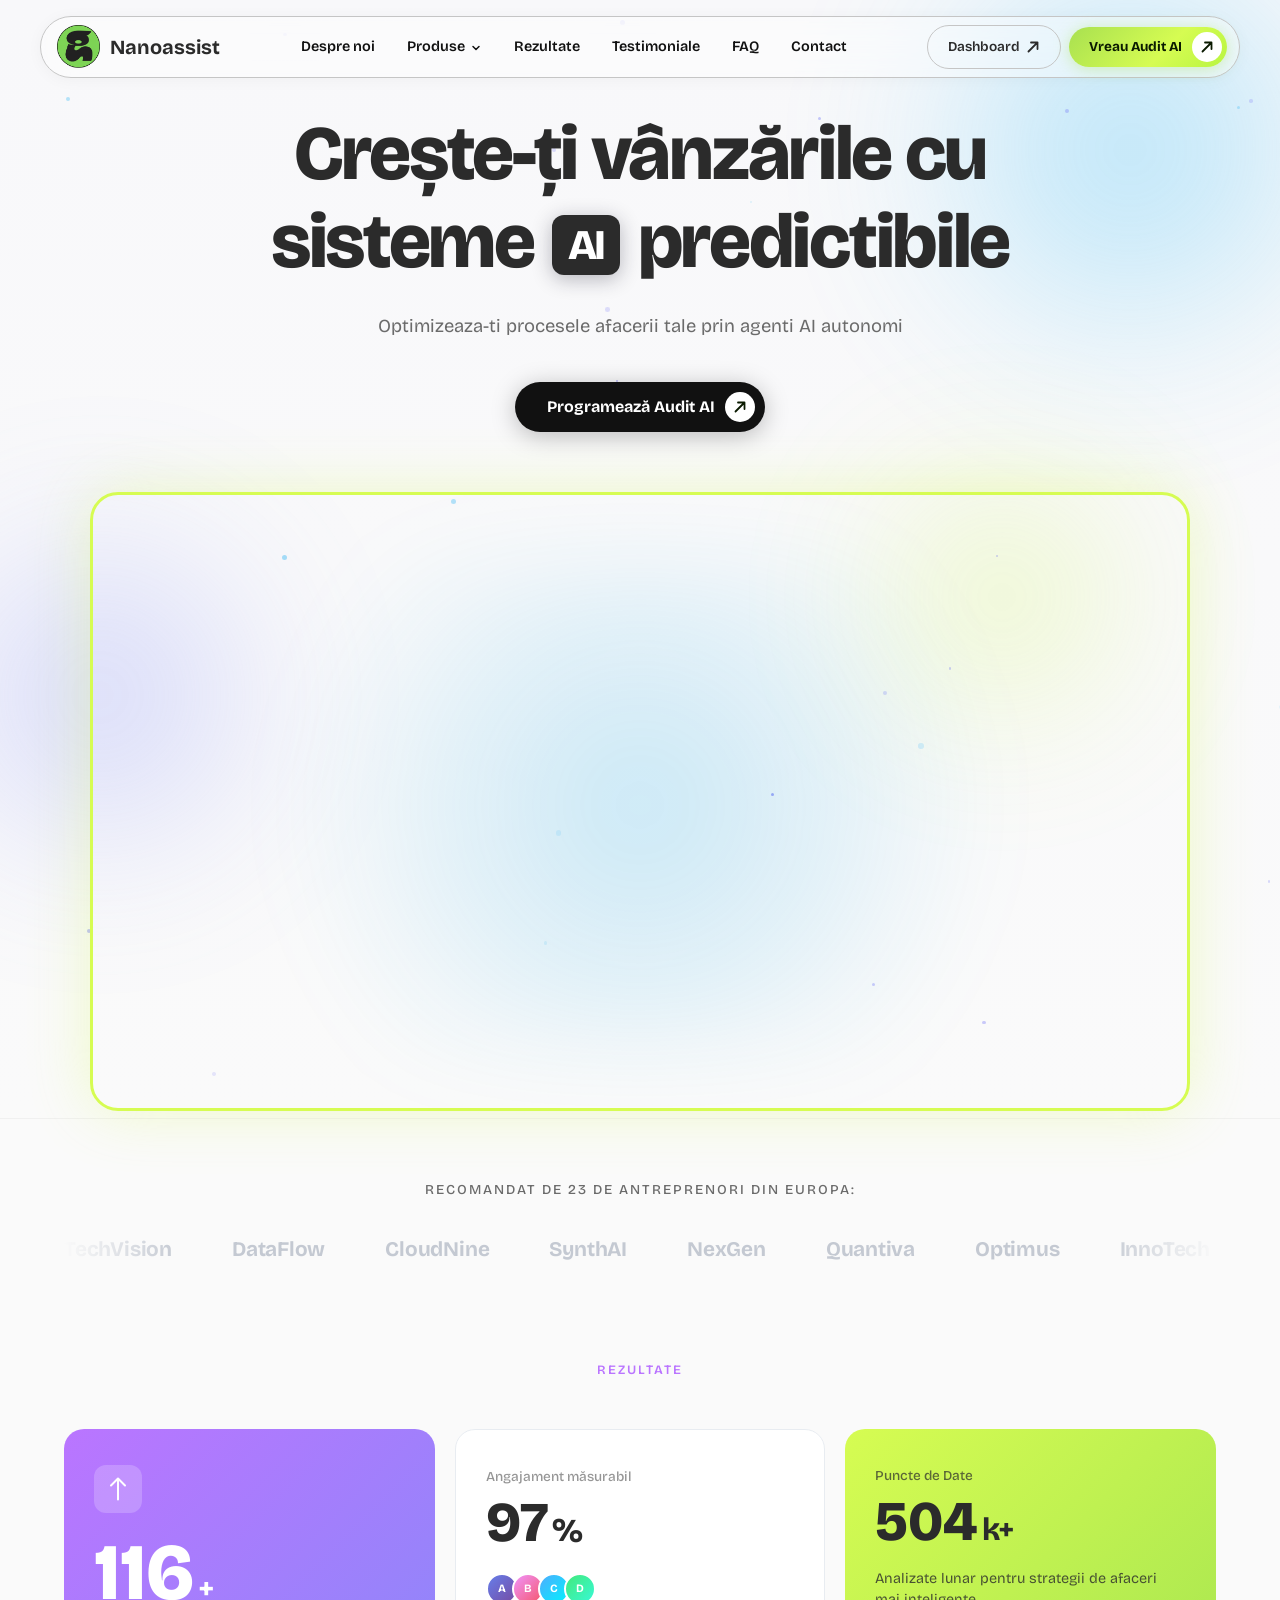
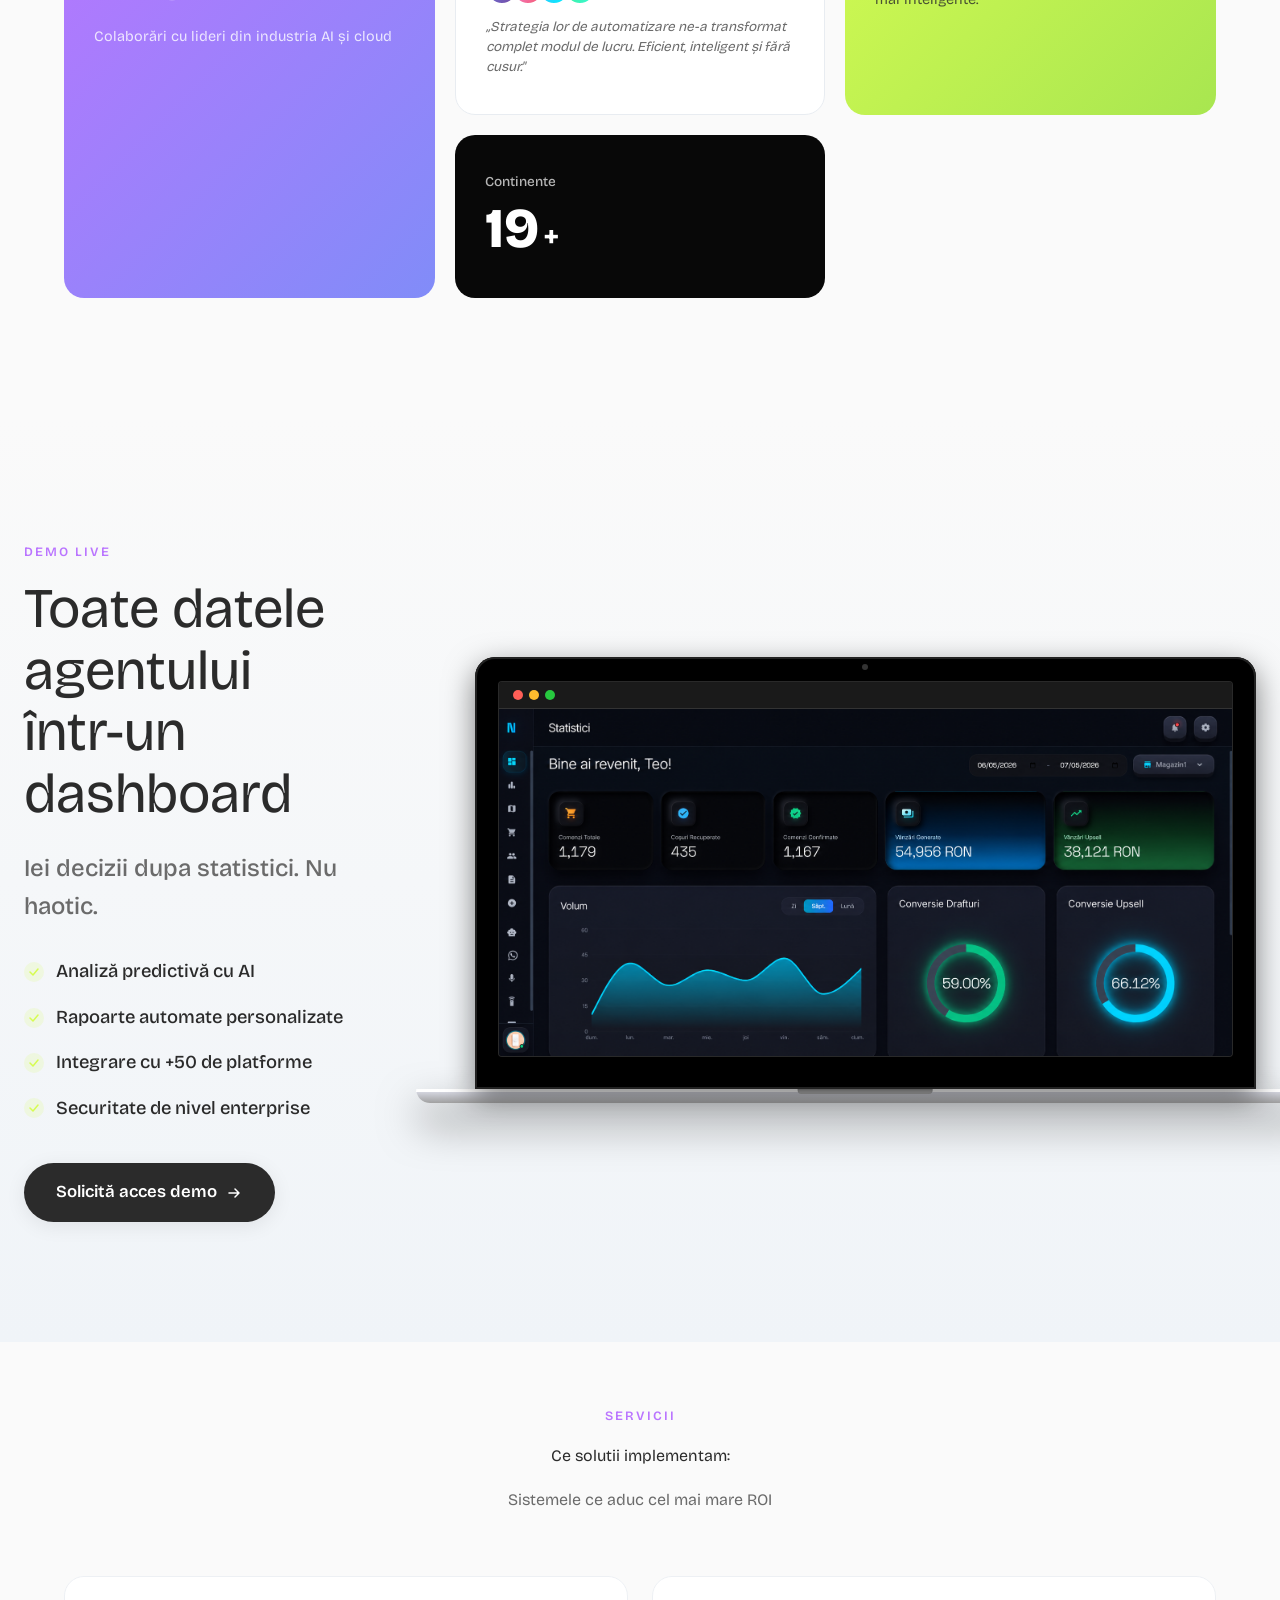
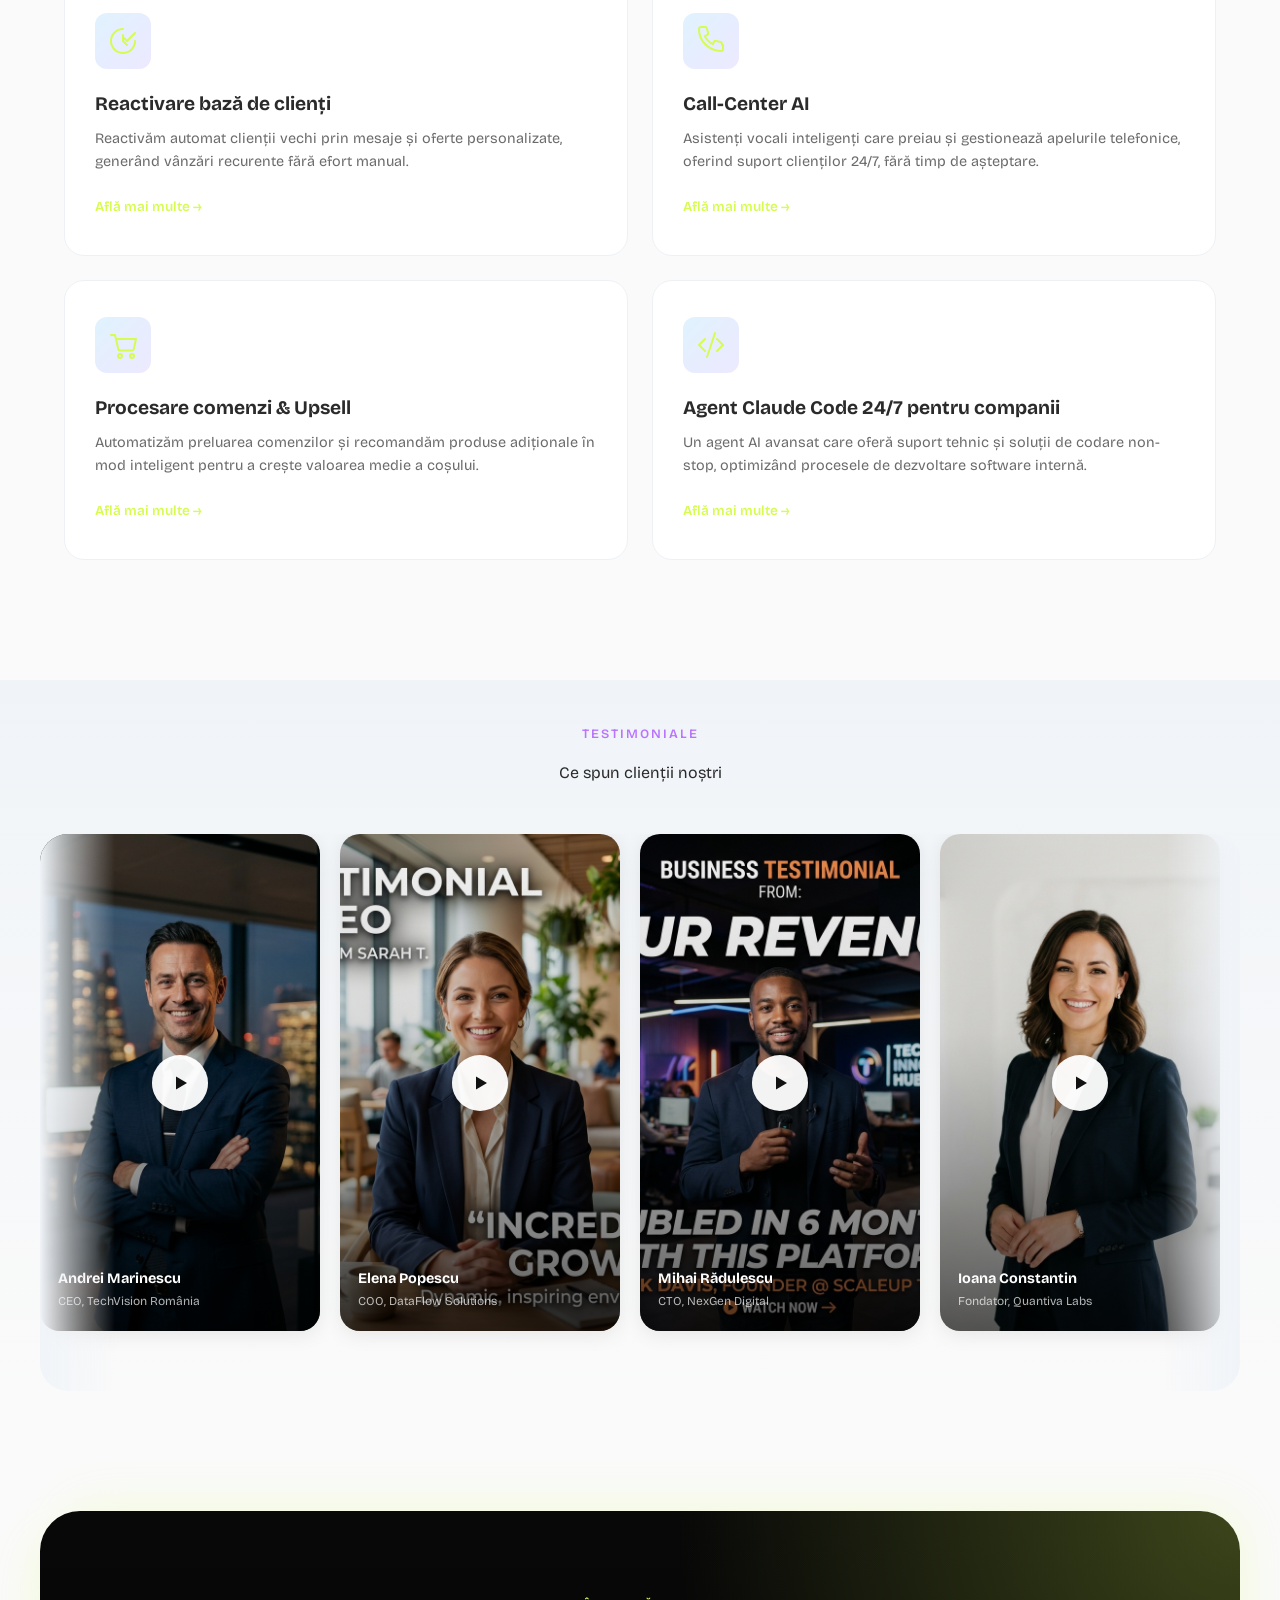
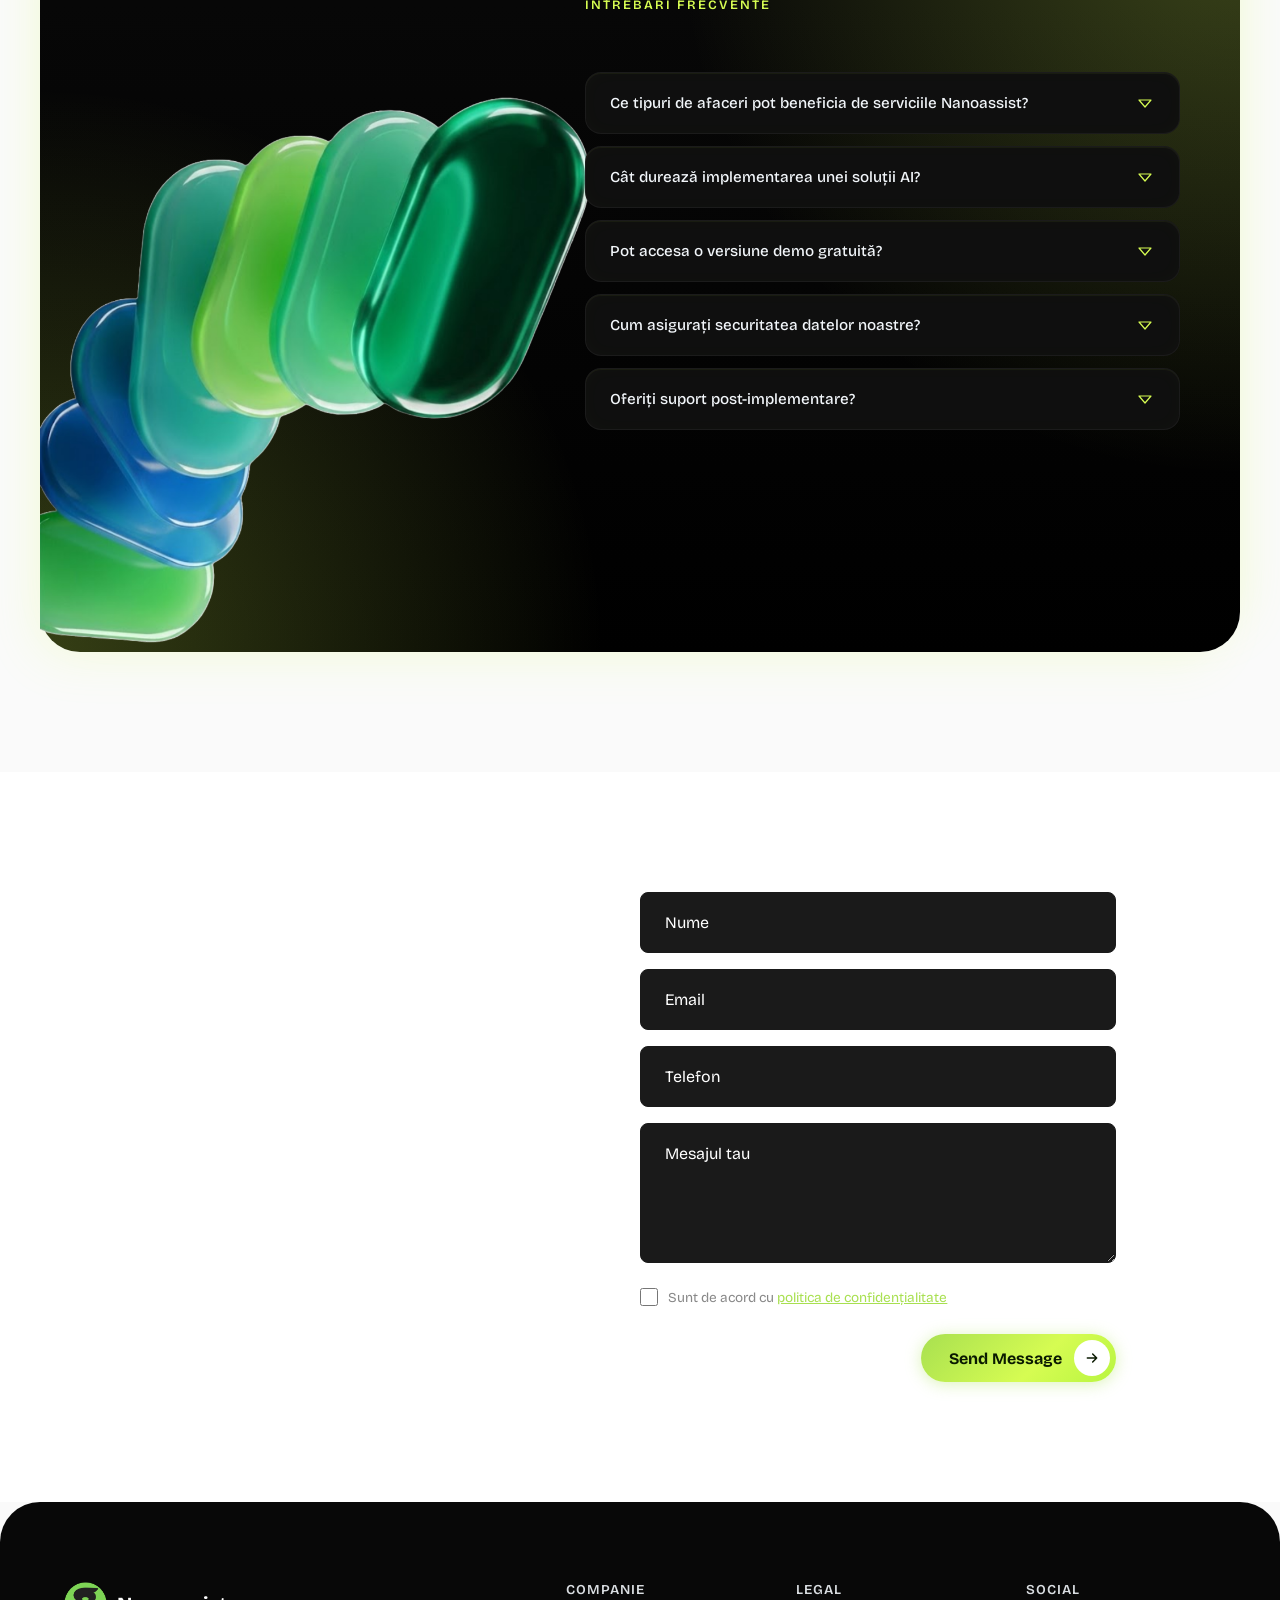
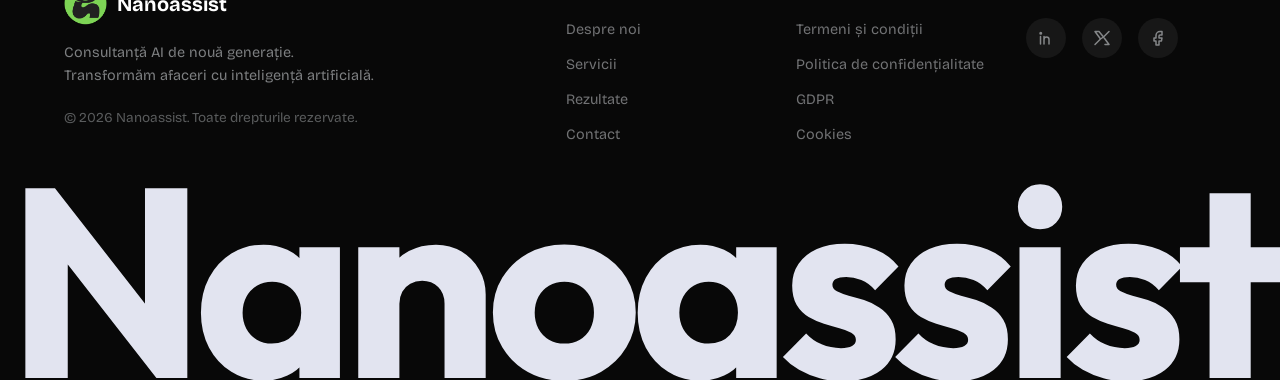
<file: index.html>
<!DOCTYPE html>
<html lang="ro">
<head>
    <meta charset="UTF-8">
    <meta name="viewport" content="width=device-width, initial-scale=1.0">
    <meta name="description" content="Nanoassist — Consultanță AI de top pentru afacerea ta. Automatizare inteligentă, analiză avansată și soluții personalizate bazate pe inteligență artificială.">
    <meta name="keywords" content="consultanță AI, inteligență artificială, automatizare, Nanoassist, România, soluții AI">
    <title>Nanoassist — Consultanță AI pentru Afaceri</title>

    <!-- Google Fonts -->
    <link rel="preconnect" href="https://fonts.googleapis.com">
    <link rel="preconnect" href="https://fonts.gstatic.com" crossorigin>
    <link href="https://fonts.googleapis.com/css2?family=Bricolage+Grotesque:wght@400;500;600;700;800&family=Inter:wght@300;400;500;600;700;800;900&family=Outfit:wght@300;400;500;600;700;800;900&display=swap" rel="stylesheet">

    <link rel="stylesheet" href="styles.css">
    
    <!-- Preload critical large image -->
    <link rel="preload" href="assets/images/lego2.png" as="image">
</head>
<body>
    <!-- ============ HEADER ============ -->
    <header class="header" id="header">
        <div class="header__pill">
            <a href="#" class="header__logo" id="logo">
                <img src="assets/images/logo2.png" alt="Nanoassist Logo" class="header-logo-img">
                <span class="logo-text">Nanoassist</span>
            </a>

            <nav class="header__nav" id="nav">
                <a href="#despre" class="nav-link">Despre noi</a>
                <div class="nav-item-dropdown">
                    <a href="#servicii" class="nav-link">Produse <svg width="12" height="12" viewBox="0 0 12 12" fill="none" style="margin-left: 2px; vertical-align: middle; transition: transform 0.2s;"><path d="M3 4.5L6 7.5L9 4.5" stroke="currentColor" stroke-width="1.5" stroke-linecap="round" stroke-linejoin="round"/></svg></a>
                    <div class="dropdown-menu">
                        <a href="#ecommerce">Ecommerce</a>
                        <a href="#call-center">Call-Center</a>
                        <a href="#prospectare">Prospectare B2B</a>
                        <a href="#reactivare">Reactivare Baza Clienti</a>
                    </div>
                </div>
                <a href="#rezultate" class="nav-link">Rezultate</a>
                <a href="#testimoniale" class="nav-link">Testimoniale</a>
                <a href="#faq" class="nav-link">FAQ</a>
                <a href="#contact" class="nav-link">Contact</a>
            </nav>

            <div class="header__actions">
                <a href="https://comenzi.voisero.info" class="header__cta header__cta--secondary" id="cta-dashboard" target="_blank" rel="noopener noreferrer">
                    <span>Dashboard</span>
                    <svg width="14" height="14" viewBox="0 0 14 14" fill="none">
                        <path d="M2.5 11.5L11.5 2.5M11.5 2.5H5M11.5 2.5V9" stroke="currentColor" stroke-width="1.8" stroke-linecap="round" stroke-linejoin="round"/>
                    </svg>
                </a>
                <a href="#contact" class="header__cta header__cta--audit" id="cta-audit">
                    <span>Vreau Audit AI</span>
                    <span class="audit-btn__circle">
                        <svg width="14" height="14" viewBox="0 0 14 14" fill="none">
                            <path d="M2.5 11.5L11.5 2.5M11.5 2.5H5M11.5 2.5V9" stroke="currentColor" stroke-width="1.8" stroke-linecap="round" stroke-linejoin="round"/>
                        </svg>
                    </span>
                </a>
            </div>

            <button class="header__hamburger" id="hamburger" aria-label="Deschide meniul">
                <span></span>
                <span></span>
                <span></span>
            </button>
        </div>
    </header>

    <!-- Mobile Nav Overlay -->
    <div class="mobile-nav" id="mobile-nav">
        <a href="#despre" class="mobile-nav__link">Despre noi</a>
        <a href="#servicii" class="mobile-nav__link">Servicii</a>
        <a href="#rezultate" class="mobile-nav__link">Rezultate</a>
        <a href="#testimoniale" class="mobile-nav__link">Testimoniale</a>
        <a href="#faq" class="mobile-nav__link">FAQ</a>
        <a href="#contact" class="mobile-nav__link">Contact</a>
        <a href="#" class="mobile-nav__cta">Accesează Dashboard →</a>
    </div>

    <!-- ============ HERO ============ -->
    <section class="hero" id="hero">
        <div class="hero__bg">
            <div class="hero__shape hero__shape--1"></div>
            <div class="hero__shape hero__shape--2"></div>
            <div class="hero__shape hero__shape--3"></div>
            <div class="hero__particles" id="particles"></div>
        </div>

        <div class="hero__container">

            <h1 class="hero__title">
                Crește-ți vânzările cu sisteme <span class="hero__title-ai"><span class="ai-icon">AI</span></span> predictibile
            </h1>

            <p class="hero__subtitle">
                Optimizeaza-ti procesele afacerii tale prin agenti AI autonomi
            </p>

            <div class="hero__actions">
                <a href="#contact" class="btn btn--hero-audit" id="cta-start">
                    <span>Programează Audit AI</span>
                    <span class="audit-btn__circle audit-btn__circle--dark">
                        <svg width="14" height="14" viewBox="0 0 14 14" fill="none">
                            <path d="M2.5 11.5L11.5 2.5M11.5 2.5H5M11.5 2.5V9" stroke="currentColor" stroke-width="1.8" stroke-linecap="round" stroke-linejoin="round"/>
                        </svg>
                    </span>
                </a>
            </div>

        </div>

        <div class="hero__dashboard-preview">
            <div class="dashboard-glow"></div>
                        <iframe src="https://www.youtube.com/embed/8zaC7YM-LNY" title="YouTube video player" frameborder="0" allow="accelerometer; autoplay; clipboard-write; encrypted-media; gyroscope; picture-in-picture" allowfullscreen referrerpolicy="strict-origin-when-cross-origin" class="dashboard-img"></iframe>
        </div>
    </section>

    <!-- ============ CLIENTS ============ -->
    <section class="clients" id="clienti">
        <div class="clients__container">
            <p class="clients__label">Recomandat de 23 de antreprenori din Europa:</p>
            <div class="clients__track-wrapper">
                <div class="clients__track">
                    <div class="client-logo">TechVision</div>
                    <div class="client-logo">DataFlow</div>
                    <div class="client-logo">CloudNine</div>
                    <div class="client-logo">SynthAI</div>
                    <div class="client-logo">NexGen</div>
                    <div class="client-logo">Quantiva</div>
                    <div class="client-logo">Optimus</div>
                    <div class="client-logo">InnoTech</div>
                    <!-- Duplicate for seamless scroll -->
                    <div class="client-logo">TechVision</div>
                    <div class="client-logo">DataFlow</div>
                    <div class="client-logo">CloudNine</div>
                    <div class="client-logo">SynthAI</div>
                    <div class="client-logo">NexGen</div>
                    <div class="client-logo">Quantiva</div>
                    <div class="client-logo">Optimus</div>
                    <div class="client-logo">InnoTech</div>
                </div>
            </div>
        </div>
    </section>

    <!-- ============ STATS / RESULTS ============ -->
    <section class="stats" id="rezultate">
        <div class="stats__container">
            <div class="stats__header">
                <span class="section-tag">Rezultate</span>
            </div>

            <div class="stats__grid">
                <div class="stat-card stat-card--featured" id="stat-featured">
                    <div class="stat-card__icon">
                        <svg width="28" height="28" viewBox="0 0 28 28" fill="none">
                            <path d="M14 3.5V24.5M14 3.5L7 10.5M14 3.5L21 10.5" stroke="currentColor" stroke-width="2" stroke-linecap="round" stroke-linejoin="round"/>
                        </svg>
                    </div>
                    <div class="stat-card__number" data-target="120">0</div>
                    <div class="stat-card__suffix">+</div>
                    <p class="stat-card__desc">Colaborări cu lideri din industria AI și cloud</p>
                </div>

                <div class="stat-card stat-card--light" id="stat-commitment">
                    <span class="stat-card__label">Angajament măsurabil</span>
                    <div class="stat-card__number" data-target="100">0</div>
                    <div class="stat-card__suffix">%</div>
                    <div class="stat-card__avatars">
                        <div class="avatar" style="background: linear-gradient(135deg, #667eea, #764ba2);">A</div>
                        <div class="avatar" style="background: linear-gradient(135deg, #f093fb, #f5576c);">B</div>
                        <div class="avatar" style="background: linear-gradient(135deg, #4facfe, #00f2fe);">C</div>
                        <div class="avatar" style="background: linear-gradient(135deg, #43e97b, #38f9d7);">D</div>
                    </div>
                    <blockquote class="stat-card__quote">
                        „Strategia lor de automatizare ne-a transformat complet modul de lucru. Eficient, inteligent și fără cusur."
                    </blockquote>
                </div>

                <div class="stat-card stat-card--accent" id="stat-datapoints">
                    <span class="stat-card__label">Puncte de Date</span>
                    <div class="stat-card__number" data-target="520">0</div>
                    <div class="stat-card__suffix">k+</div>
                    <p class="stat-card__desc">Analizate lunar pentru strategii de afaceri mai inteligente.</p>
                </div>

                <div class="stat-card stat-card--dark" id="stat-continents">
                    <span class="stat-card__label">Continente</span>
                    <div class="stat-card__number" data-target="20">0</div>
                    <div class="stat-card__suffix">+</div>
                </div>
            </div>
        </div>
    </section>

    <!-- ============ DASHBOARD DEMO ============ -->
    <section class="demo" id="demo">
        <div class="demo__container">
            <div class="demo__text">
                <span class="section-tag">Demo Live</span>
                <h2 class="section-title">Toate datele agentului<br>într-un dashboard</h2>
                <p class="demo__description">
                    Iei decizii dupa statistici. Nu haotic.
                </p>
                <ul class="demo__features">
                    <li>
                        <svg width="20" height="20" viewBox="0 0 20 20" fill="none"><circle cx="10" cy="10" r="10" fill="currentColor" opacity="0.15"/><path d="M6 10L9 13L14 7" stroke="currentColor" stroke-width="1.5" stroke-linecap="round" stroke-linejoin="round"/></svg>
                        Analiză predictivă cu AI
                    </li>
                    <li>
                        <svg width="20" height="20" viewBox="0 0 20 20" fill="none"><circle cx="10" cy="10" r="10" fill="currentColor" opacity="0.15"/><path d="M6 10L9 13L14 7" stroke="currentColor" stroke-width="1.5" stroke-linecap="round" stroke-linejoin="round"/></svg>
                        Rapoarte automate personalizate
                    </li>
                    <li>
                        <svg width="20" height="20" viewBox="0 0 20 20" fill="none"><circle cx="10" cy="10" r="10" fill="currentColor" opacity="0.15"/><path d="M6 10L9 13L14 7" stroke="currentColor" stroke-width="1.5" stroke-linecap="round" stroke-linejoin="round"/></svg>
                        Integrare cu +50 de platforme
                    </li>
                    <li>
                        <svg width="20" height="20" viewBox="0 0 20 20" fill="none"><circle cx="10" cy="10" r="10" fill="currentColor" opacity="0.15"/><path d="M6 10L9 13L14 7" stroke="currentColor" stroke-width="1.5" stroke-linecap="round" stroke-linejoin="round"/></svg>
                        Securitate de nivel enterprise
                    </li>
                </ul>
                <a href="#contact" class="btn btn--primary" id="cta-demo-request">
                    Solicită acces demo
                    <svg width="18" height="18" viewBox="0 0 18 18" fill="none">
                        <path d="M4 9H14M14 9L10 5M14 9L10 13" stroke="currentColor" stroke-width="1.5" stroke-linecap="round" stroke-linejoin="round"/>
                    </svg>
                </a>
            </div>
            <div class="demo__visual">
                <div class="macbook">
                    <div class="macbook__screen">
                        <div class="macbook__camera"></div>
                        <div class="demo__screen">
                            <div class="screen-dots">
                                <span></span><span></span><span></span>
                            </div>
                            <img src="assets/images/dash1.png" alt="Dashboard Demo Nanoassist" loading="lazy">
                        </div>
                    </div>
                    <div class="macbook__base">
                        <div class="macbook__base-notch"></div>
                    </div>
                </div>
            </div>
        </div>
    </section>

    <!-- ============ SERVICES ============ -->
    <section class="services" id="servicii">
        <div class="services__container">
            <div class="services__header">
                <span class="section-tag">Servicii</span>
                <h2 class="section-title">Ce solutii implementam:</h2>
                <p class="section-subtitle">Sistemele ce aduc cel mai mare ROI</p>
            </div>

            <div class="services__grid">
                <div class="service-card" id="service-reactivare">
                    <div class="service-card__icon">
                        <svg width="32" height="32" viewBox="0 0 32 32" fill="none">
                            <path d="M16 4C9.373 4 4 9.373 4 16C4 22.627 9.373 28 16 28C22.627 28 28 22.627 28 16" stroke="currentColor" stroke-width="2" stroke-linecap="round"/>
                            <path d="M16 10V16L20 20" stroke="currentColor" stroke-width="2" stroke-linecap="round"/>
                            <path d="M28 8L20 16L16 12" stroke="currentColor" stroke-width="2" stroke-linecap="round" stroke-linejoin="round"/>
                        </svg>
                    </div>
                    <h3 class="service-card__title">Reactivare bază de clienți</h3>
                    <p class="service-card__desc">Reactivăm automat clienții vechi prin mesaje și oferte personalizate, generând vânzări recurente fără efort manual.</p>
                    <a href="#contact" class="service-card__link">Află mai multe →</a>
                </div>

                <div class="service-card" id="service-callcenter">
                    <div class="service-card__icon">
                        <svg width="32" height="32" viewBox="0 0 32 32" fill="none">
                            <path d="M28 20V24C28 25.1046 27.1046 26 26 26C13.8497 26 4 16.1503 4 4C4 2.89543 4.89543 2 6 2H10C10.897 2 11.6917 2.58525 11.9213 3.45686L13.149 8.12028C13.3323 8.8166 12.9863 9.54924 12.3392 9.87284L9.80026 11.1423C11.523 14.6548 14.3452 17.477 17.8577 19.1997L19.1272 16.6608C19.4508 16.0137 20.1834 15.6677 20.8797 15.851L25.5431 17.0787C26.4148 17.3083 27 18.103 27 19V20H28Z" stroke="currentColor" stroke-width="2" stroke-linecap="round" stroke-linejoin="round"/>
                        </svg>
                    </div>
                    <h3 class="service-card__title">Call-Center AI</h3>
                    <p class="service-card__desc">Asistenți vocali inteligenți care preiau și gestionează apelurile telefonice, oferind suport clienților 24/7, fără timp de așteptare.</p>
                    <a href="#contact" class="service-card__link">Află mai multe →</a>
                </div>

                <div class="service-card" id="service-comenzi">
                    <div class="service-card__icon">
                        <svg width="32" height="32" viewBox="0 0 32 32" fill="none">
                            <path d="M4 6H8L11.4 20.2C11.6 21 12.3 21.6 13.1 21.6H25C25.8 21.6 26.5 21.1 26.7 20.3L29 10H9.5" stroke="currentColor" stroke-width="2" stroke-linecap="round" stroke-linejoin="round"/>
                            <circle cx="13" cy="27" r="2" stroke="currentColor" stroke-width="2"/>
                            <circle cx="25" cy="27" r="2" stroke="currentColor" stroke-width="2"/>
                        </svg>
                    </div>
                    <h3 class="service-card__title">Procesare comenzi & Upsell</h3>
                    <p class="service-card__desc">Automatizăm preluarea comenzilor și recomandăm produse adiționale în mod inteligent pentru a crește valoarea medie a coșului.</p>
                    <a href="#contact" class="service-card__link">Află mai multe →</a>
                </div>

                <div class="service-card" id="service-claude">
                    <div class="service-card__icon">
                        <svg width="32" height="32" viewBox="0 0 32 32" fill="none">
                            <path d="M10 22L4 16L10 10M22 22L28 16L22 10" stroke="currentColor" stroke-width="2" stroke-linecap="round" stroke-linejoin="round"/>
                            <path d="M20 4L12 28" stroke="currentColor" stroke-width="2" stroke-linecap="round"/>
                        </svg>
                    </div>
                    <h3 class="service-card__title">Agent Claude Code 24/7 pentru companii</h3>
                    <p class="service-card__desc">Un agent AI avansat care oferă suport tehnic și soluții de codare non-stop, optimizând procesele de dezvoltare software internă.</p>
                    <a href="#contact" class="service-card__link">Află mai multe →</a>
                </div>
            </div>
        </div>
    </section>

    <!-- ============ TESTIMONIALS / VIDEO DEMOS ============ -->
    <section class="testimonials" id="testimoniale">
        <div class="testimonials__container">
            <div class="testimonials__header">
                <span class="section-tag">Testimoniale</span>
                <h2 class="section-title">Ce spun clienții noștri</h2>
            </div>
        </div>

        <!-- Full-width marquee strip -->
        <div class="video-marquee__wrapper">
            <div class="video-marquee__track">

                <!-- Card 1 -->
                <div class="video-card">
                    <video class="video-card__video" muted loop playsinline preload="none"
                        poster="assets/images/thumb-1.png">
                        <source src="" type="video/mp4">
                    </video>
                    <div class="video-card__overlay">
                        <button class="video-card__play" aria-label="Redă video">
                            <svg width="22" height="22" viewBox="0 0 22 22" fill="none">
                                <path d="M7 4.5L18 11L7 17.5V4.5Z" fill="currentColor"/>
                            </svg>
                        </button>
                        <div class="video-card__meta">
                            <span class="video-card__name">Andrei Marinescu</span>
                            <span class="video-card__role">CEO, TechVision România</span>
                        </div>
                    </div>
                </div>

                <!-- Card 2 -->
                <div class="video-card">
                    <video class="video-card__video" muted loop playsinline preload="none"
                        poster="assets/images/thumb-2.png">
                        <source src="" type="video/mp4">
                    </video>
                    <div class="video-card__overlay">
                        <button class="video-card__play" aria-label="Redă video">
                            <svg width="22" height="22" viewBox="0 0 22 22" fill="none">
                                <path d="M7 4.5L18 11L7 17.5V4.5Z" fill="currentColor"/>
                            </svg>
                        </button>
                        <div class="video-card__meta">
                            <span class="video-card__name">Elena Popescu</span>
                            <span class="video-card__role">COO, DataFlow Solutions</span>
                        </div>
                    </div>
                </div>

                <!-- Card 3 -->
                <div class="video-card">
                    <video class="video-card__video" muted loop playsinline preload="none"
                        poster="assets/images/thumb-3.png">
                        <source src="" type="video/mp4">
                    </video>
                    <div class="video-card__overlay">
                        <button class="video-card__play" aria-label="Redă video">
                            <svg width="22" height="22" viewBox="0 0 22 22" fill="none">
                                <path d="M7 4.5L18 11L7 17.5V4.5Z" fill="currentColor"/>
                            </svg>
                        </button>
                        <div class="video-card__meta">
                            <span class="video-card__name">Mihai Rădulescu</span>
                            <span class="video-card__role">CTO, NexGen Digital</span>
                        </div>
                    </div>
                </div>

                <!-- Card 4 -->
                <div class="video-card">
                    <video class="video-card__video" muted loop playsinline preload="none"
                        poster="assets/images/thumb-4.png">
                        <source src="" type="video/mp4">
                    </video>
                    <div class="video-card__overlay">
                        <button class="video-card__play" aria-label="Redă video">
                            <svg width="22" height="22" viewBox="0 0 22 22" fill="none">
                                <path d="M7 4.5L18 11L7 17.5V4.5Z" fill="currentColor"/>
                            </svg>
                        </button>
                        <div class="video-card__meta">
                            <span class="video-card__name">Ioana Constantin</span>
                            <span class="video-card__role">Fondator, Quantiva Labs</span>
                        </div>
                    </div>
                </div>

                <!-- Card 5 -->
                <div class="video-card">
                    <video class="video-card__video" muted loop playsinline preload="none"
                        poster="assets/images/thumb-5.png">
                        <source src="" type="video/mp4">
                    </video>
                    <div class="video-card__overlay">
                        <button class="video-card__play" aria-label="Redă video">
                            <svg width="22" height="22" viewBox="0 0 22 22" fill="none">
                                <path d="M7 4.5L18 11L7 17.5V4.5Z" fill="currentColor"/>
                            </svg>
                        </button>
                        <div class="video-card__meta">
                            <span class="video-card__name">Bogdan Ionescu</span>
                            <span class="video-card__role">Director, Optimus Group</span>
                        </div>
                    </div>
                </div>

                <!-- Duplicate set for seamless loop -->
                <div class="video-card">
                    <video class="video-card__video" muted loop playsinline preload="none"
                        poster="assets/images/thumb-1.png"><source src="" type="video/mp4"></video>
                    <div class="video-card__overlay">
                        <button class="video-card__play" aria-label="Redă video"><svg width="22" height="22" viewBox="0 0 22 22" fill="none"><path d="M7 4.5L18 11L7 17.5V4.5Z" fill="currentColor"/></svg></button>
                        <div class="video-card__meta"><span class="video-card__name">Andrei Marinescu</span><span class="video-card__role">CEO, TechVision România</span></div>
                    </div>
                </div>
                <div class="video-card">
                    <video class="video-card__video" muted loop playsinline preload="none"
                        poster="assets/images/thumb-2.png"><source src="" type="video/mp4"></video>
                    <div class="video-card__overlay">
                        <button class="video-card__play" aria-label="Redă video"><svg width="22" height="22" viewBox="0 0 22 22" fill="none"><path d="M7 4.5L18 11L7 17.5V4.5Z" fill="currentColor"/></svg></button>
                        <div class="video-card__meta"><span class="video-card__name">Elena Popescu</span><span class="video-card__role">COO, DataFlow Solutions</span></div>
                    </div>
                </div>
                <div class="video-card">
                    <video class="video-card__video" muted loop playsinline preload="none"
                        poster="assets/images/thumb-3.png"><source src="" type="video/mp4"></video>
                    <div class="video-card__overlay">
                        <button class="video-card__play" aria-label="Redă video"><svg width="22" height="22" viewBox="0 0 22 22" fill="none"><path d="M7 4.5L18 11L7 17.5V4.5Z" fill="currentColor"/></svg></button>
                        <div class="video-card__meta"><span class="video-card__name">Mihai Rădulescu</span><span class="video-card__role">CTO, NexGen Digital</span></div>
                    </div>
                </div>
                <div class="video-card">
                    <video class="video-card__video" muted loop playsinline preload="none"
                        poster="assets/images/thumb-4.png"><source src="" type="video/mp4"></video>
                    <div class="video-card__overlay">
                        <button class="video-card__play" aria-label="Redă video"><svg width="22" height="22" viewBox="0 0 22 22" fill="none"><path d="M7 4.5L18 11L7 17.5V4.5Z" fill="currentColor"/></svg></button>
                        <div class="video-card__meta"><span class="video-card__name">Ioana Constantin</span><span class="video-card__role">Fondator, Quantiva Labs</span></div>
                    </div>
                </div>
                <div class="video-card">
                    <video class="video-card__video" muted loop playsinline preload="none"
                        poster="assets/images/thumb-5.png"><source src="" type="video/mp4"></video>
                    <div class="video-card__overlay">
                        <button class="video-card__play" aria-label="Redă video"><svg width="22" height="22" viewBox="0 0 22 22" fill="none"><path d="M7 4.5L18 11L7 17.5V4.5Z" fill="currentColor"/></svg></button>
                        <div class="video-card__meta"><span class="video-card__name">Bogdan Ionescu</span><span class="video-card__role">Director, Optimus Group</span></div>
                    </div>
                </div>

            </div>
        </div>
    </section>

    <!-- ============ FAQ ============ -->
    <section class="faq" id="faq">
        <div class="faq__container">
            <div class="faq__visual">
                <img src="assets/images/lego2.png" alt="Nanoassist Blocks">
            </div>
            <div class="faq__content">
                <span class="section-tag section-tag--light">Întrebări frecvente</span>


                <div class="faq__list">
                    <div class="faq-item" id="faq-1">
                        <button class="faq-item__question" aria-expanded="false">
                            <span>Ce tipuri de afaceri pot beneficia de serviciile Nanoassist?</span>
                            <svg class="faq-chevron" width="20" height="20" viewBox="0 0 20 20" fill="none">
                                <path d="M4 7L16 7L10 14Z" stroke="currentColor" stroke-width="1.2" stroke-linejoin="round"/>
                            </svg>
                        </button>
                        <div class="faq-item__answer">
                            <p>Serviciile noastre sunt adaptate pentru companii de orice dimensiune — de la startup-uri inovatoare la corporații multinaționale. Oferim soluții personalizate pentru industrii precum fintech, retail, sănătate, logistică și producție.</p>
                        </div>
                    </div>

                    <div class="faq-item" id="faq-2">
                        <button class="faq-item__question" aria-expanded="false">
                            <span>Cât durează implementarea unei soluții AI?</span>
                            <svg class="faq-chevron" width="20" height="20" viewBox="0 0 20 20" fill="none">
                                <path d="M4 7L16 7L10 14Z" stroke="currentColor" stroke-width="1.2" stroke-linejoin="round"/>
                            </svg>
                        </button>
                        <div class="faq-item__answer">
                            <p>Durata variază în funcție de complexitatea proiectului. Un proiect tipic de automatizare poate fi livrat în 4-8 săptămâni, în timp ce soluțiile enterprise complexe pot necesita 3-6 luni. Oferim un timeline detaliat după analiza inițială.</p>
                        </div>
                    </div>

                    <div class="faq-item" id="faq-3">
                        <button class="faq-item__question" aria-expanded="false">
                            <span>Pot accesa o versiune demo gratuită?</span>
                            <svg class="faq-chevron" width="20" height="20" viewBox="0 0 20 20" fill="none">
                                <path d="M4 7L16 7L10 14Z" stroke="currentColor" stroke-width="1.2" stroke-linejoin="round"/>
                            </svg>
                        </button>
                        <div class="faq-item__answer">
                            <p>Sigur ca da. Programeaza un apel de consultanta si iti vom arata cum ar putea functiona sistemul si pentru afacerea ta</p>
                        </div>
                    </div>

                    <div class="faq-item" id="faq-4">
                        <button class="faq-item__question" aria-expanded="false">
                            <span>Cum asigurați securitatea datelor noastre?</span>
                            <svg class="faq-chevron" width="20" height="20" viewBox="0 0 20 20" fill="none">
                                <path d="M4 7L16 7L10 14Z" stroke="currentColor" stroke-width="1.2" stroke-linejoin="round"/>
                            </svg>
                        </button>
                        <div class="faq-item__answer">
                            <p>Securitatea este prioritatea noastră #1. Folosim criptare end-to-end, respectăm standardele GDPR, SOC 2 și ISO 27001. Toate datele sunt stocate în centre de date certificate și sunt supuse audit-urilor regulate de securitate.</p>
                        </div>
                    </div>

                    <div class="faq-item" id="faq-5">
                        <button class="faq-item__question" aria-expanded="false">
                            <span>Oferiți suport post-implementare?</span>
                            <svg class="faq-chevron" width="20" height="20" viewBox="0 0 20 20" fill="none">
                                <path d="M4 7L16 7L10 14Z" stroke="currentColor" stroke-width="1.2" stroke-linejoin="round"/>
                            </svg>
                        </button>
                        <div class="faq-item__answer">
                            <p>Absolut. Toate pachetele noastre includ suport tehnic dedicat post-implementare. Echipa noastră monitorizează performanța soluțiilor și oferă optimizări continue pentru a asigura rezultate maxime.</p>
                        </div>
                    </div>
                </div>
            </div>
        </div>
    </section>

    <!-- ============ CONTACT ============ -->
    <section class="contact" id="contact">
        <div class="contact__container">
            <div class="contact__info">
                <h2 class="contact__heading">Ai întrebări?<br><em>Hai să discutăm.</em></h2>
            </div>

            <form class="contact__form" id="contact-form" novalidate>
                <div class="form-group">
                    <input type="text" id="name" name="name" placeholder="Nume" required>
                </div>
                <div class="form-group">
                    <input type="email" id="email" name="email" placeholder="Email" required>
                </div>
                <div class="form-group">
                    <input type="tel" id="telefon" name="telefon" placeholder="Telefon" required>
                </div>
                <div class="form-group">
                    <textarea id="message" name="message" rows="4" placeholder="Mesajul tau"></textarea>
                </div>
                <div class="form-group form-group--checkbox">
                    <label class="checkbox-label">
                        <input type="checkbox" id="privacy-consent" name="privacy-consent" required>
                        <span class="checkbox-text">Sunt de acord cu <a href="politica.html" target="_blank">politica de confidențialitate</a></span>
                    </label>
                </div>
                <div class="contact__submit-wrapper">
                    <button type="submit" class="btn btn--glow-pill" id="submit-form">
                        <span>Send Message</span>
                        <span class="audit-btn__circle">
                            <svg width="16" height="16" viewBox="0 0 16 16" fill="none">
                                <path d="M3.33331 8H12.6666M12.6666 8L8.66665 4M12.6666 8L8.66665 12" stroke="currentColor" stroke-width="1.5" stroke-linecap="round" stroke-linejoin="round"/>
                            </svg>
                        </span>
                    </button>
                </div>
            </form>
        </div>
    </section>

    <!-- ============ FOOTER ============ -->
    <footer class="footer" id="footer">
        <div class="footer__container">
            <div class="footer__top">
                <div class="footer__brand">
                    <a href="#" class="header__logo">
                        <img src="assets/images/logo2.png" alt="Nanoassist Logo" class="header-logo-img">
                        <span class="logo-text">Nanoassist</span>
                    </a>
                    <p class="footer__tagline">Consultanță AI de nouă generație.<br>Transformăm afaceri cu inteligență artificială.</p>
                    <p class="footer__copyright" style="font-size: 0.85rem; color: rgba(241, 245, 249, 0.35); margin-top: 20px;">© 2026 Nanoassist. Toate drepturile rezervate.</p>
                </div>

                <div class="footer__links">
                    <div class="footer__col">
                        <h4>Companie</h4>
                        <a href="#despre">Despre noi</a>
                        <a href="#servicii">Servicii</a>
                        <a href="#rezultate">Rezultate</a>
                        <a href="#contact">Contact</a>
                    </div>

                    <div class="footer__col">
                        <h4>Legal</h4>
                        <a href="termeni.html">Termeni și condiții</a>
                        <a href="politica.html">Politica de confidențialitate</a>
                        <a href="#">GDPR</a>
                        <a href="#">Cookies</a>
                    </div>

                    <div class="footer__col">
                        <h4>Social</h4>
                        <div class="footer__social" style="margin-top: 10px;">
                            <a href="#" aria-label="LinkedIn">
                                <svg width="20" height="20" viewBox="0 0 20 20" fill="none"><path d="M4.5 8.5V16M8 16V11.5C8 10.1193 9.11929 9 10.5 9C11.8807 9 13 10.1193 13 11.5V16M8 8.5V16M4.75 6C5.16421 6 5.5 5.66421 5.5 5.25C5.5 4.83579 5.16421 4.5 4.75 4.5C4.33579 4.5 4 4.83579 4 5.25C4 5.66421 4.33579 6 4.75 6Z" stroke="currentColor" stroke-width="1.5" stroke-linecap="round" stroke-linejoin="round"/></svg>
                            </a>
                            <a href="#" aria-label="Twitter">
                                <svg width="20" height="20" viewBox="0 0 20 20" fill="none"><path d="M3 16.5L8.5 11M8.5 11L3 3.5H7L11.5 9M8.5 11L11.5 9M11.5 9L17 3.5M13 16.5H17L11.5 9" stroke="currentColor" stroke-width="1.5" stroke-linecap="round" stroke-linejoin="round"/></svg>
                            </a>
                            <a href="#" aria-label="Facebook">
                                <svg width="20" height="20" viewBox="0 0 20 20" fill="none"><path d="M12 3.5H14V7H12C11.4477 7 11 7.44772 11 8V10H14L13.5 13H11V17H8V13H6V10H8V7.5C8 5.29086 9.79086 3.5 12 3.5Z" stroke="currentColor" stroke-width="1.5" stroke-linecap="round" stroke-linejoin="round"/></svg>
                            </a>
                        </div>
                    </div>
                </div>
            </div>
        </div>
        <div class="footer__massive-text">Nanoassist</div>
    </footer>

    <script src="script.js"></script>
</body>
</html>
</file>
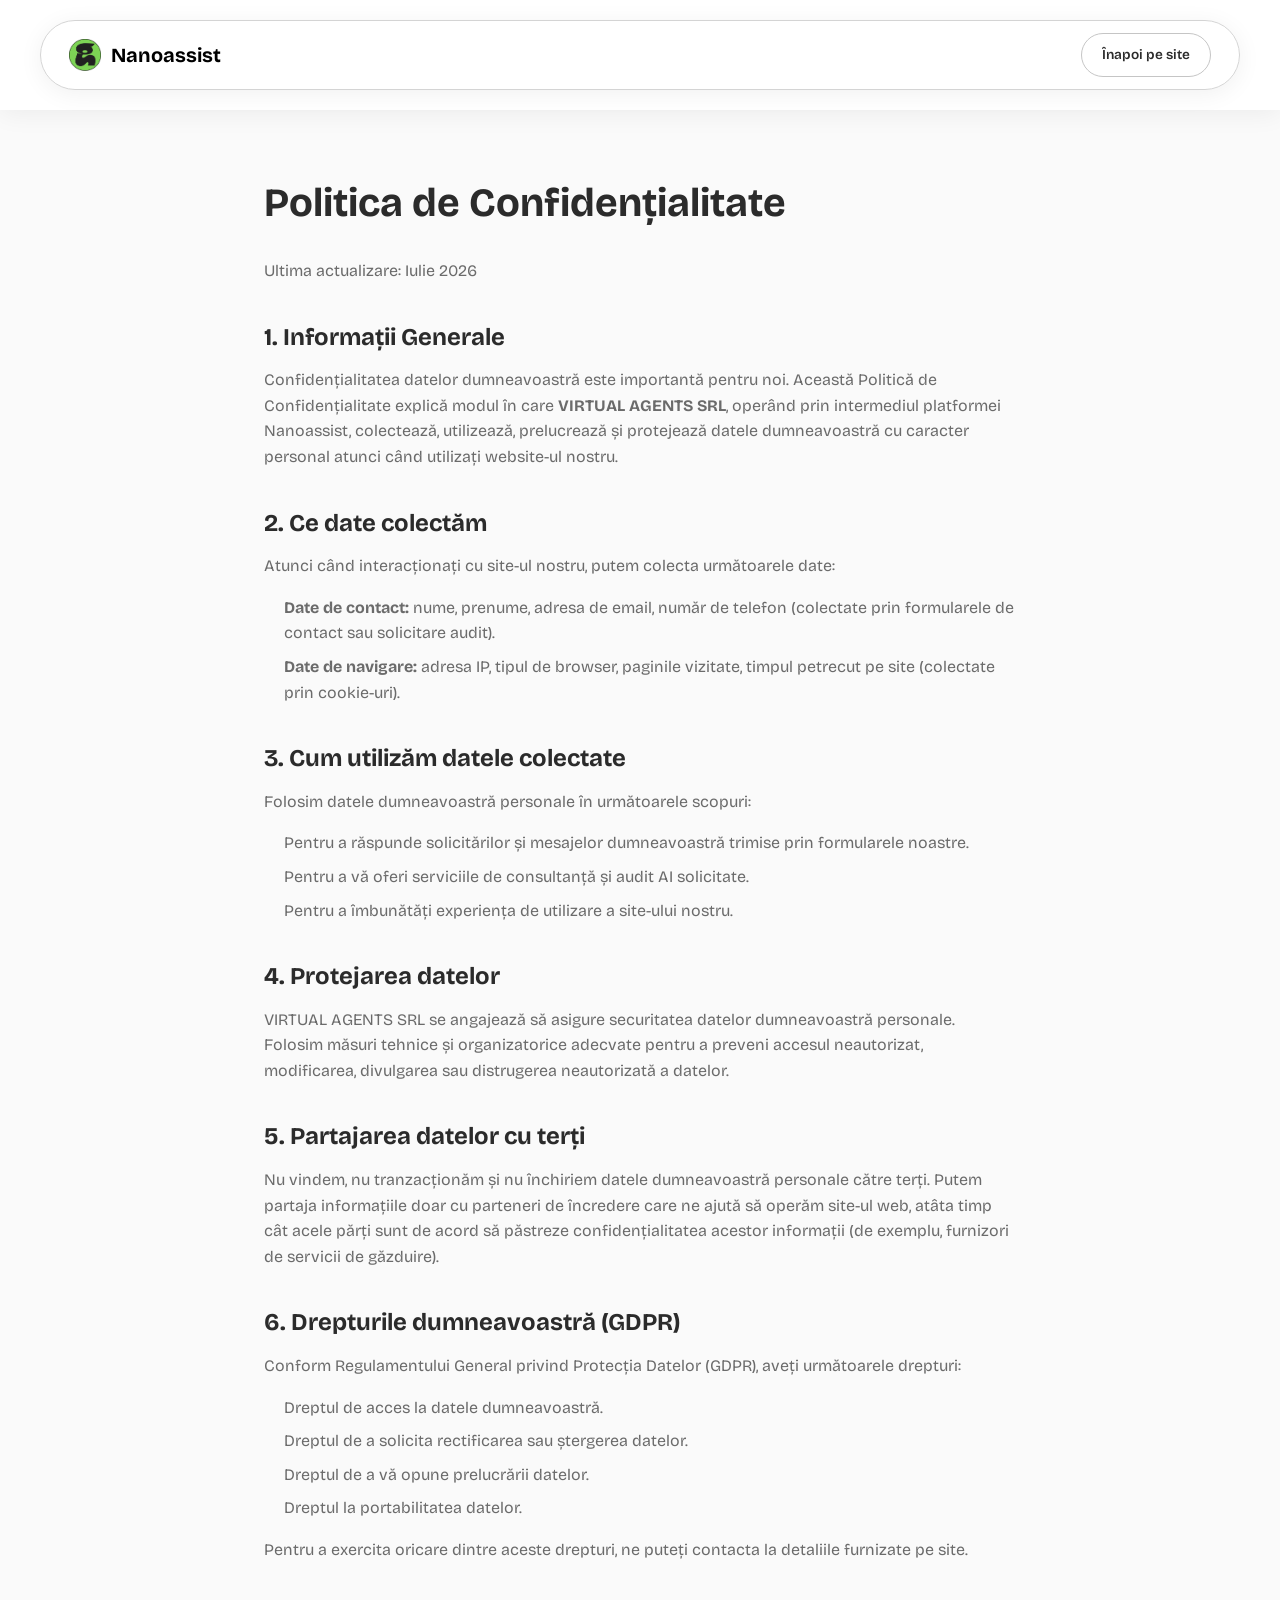
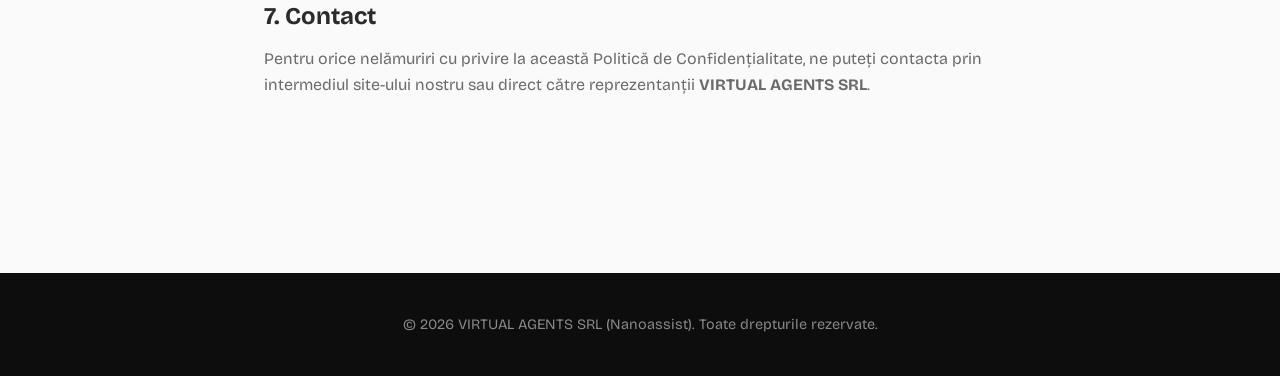
<file: politica.html>
<!DOCTYPE html>
<html lang="ro">
<head>
    <meta charset="UTF-8">
    <meta name="viewport" content="width=device-width, initial-scale=1.0">
    <title>Politica de Confidențialitate | Nanoassist</title>
    
    <link rel="preconnect" href="https://fonts.googleapis.com">
    <link rel="preconnect" href="https://fonts.gstatic.com" crossorigin>
    <link href="https://fonts.googleapis.com/css2?family=Bricolage+Grotesque:opsz,wght@12..96,400;500;600;700;800&family=Inter:wght@400;500;600;700&family=Outfit:wght@700;800;900&display=swap" rel="stylesheet">
    
    <link rel="stylesheet" href="styles.css">
    
    <style>
        .legal-page {
            padding: 180px 24px 100px;
            max-width: 800px;
            margin: 0 auto;
            color: var(--color-text);
        }
        .legal-page h1 {
            font-size: 2.5rem;
            margin-bottom: 2rem;
            color: var(--color-heading);
        }
        .legal-page h2 {
            font-size: 1.5rem;
            margin-top: 2.5rem;
            margin-bottom: 1rem;
            color: var(--color-heading);
        }
        .legal-page p {
            margin-bottom: 1rem;
            line-height: 1.6;
            color: var(--color-text-secondary);
        }
        .legal-page ul {
            margin-bottom: 1rem;
            padding-left: 20px;
            color: var(--color-text-secondary);
        }
        .legal-page li {
            margin-bottom: 0.5rem;
            line-height: 1.6;
        }
    </style>
</head>
<body>
    <header class="header header--scrolled" id="header" style="background: rgba(255, 255, 255, 0.95); box-shadow: 0 4px 24px rgba(0,0,0,0.06); position: fixed; top: 0; width: 100%; padding: 20px 0;">
        <div class="header__pill" style="margin: 0 auto; max-width: 1200px; padding: 12px 28px;">
            <a href="index.html" class="header__logo" id="logo" style="text-decoration: none;">
                <img src="assets/images/logo2.png" alt="Nanoassist Logo" class="header-logo-img" style="height: 32px;">
                <span class="logo-text" style="color: #000;">Nanoassist</span>
            </a>
            <div class="header__actions">
                <a href="index.html" class="header__cta header__cta--secondary" style="text-decoration: none;">Înapoi pe site</a>
            </div>
        </div>
    </header>

    <main class="legal-page">
        <h1>Politica de Confidențialitate</h1>
        <p>Ultima actualizare: Iulie 2026</p>

        <h2>1. Informații Generale</h2>
        <p>Confidențialitatea datelor dumneavoastră este importantă pentru noi. Această Politică de Confidențialitate explică modul în care <strong>VIRTUAL AGENTS SRL</strong>, operând prin intermediul platformei Nanoassist, colectează, utilizează, prelucrează și protejează datele dumneavoastră cu caracter personal atunci când utilizați website-ul nostru.</p>

        <h2>2. Ce date colectăm</h2>
        <p>Atunci când interacționați cu site-ul nostru, putem colecta următoarele date:</p>
        <ul>
            <li><strong>Date de contact:</strong> nume, prenume, adresa de email, număr de telefon (colectate prin formularele de contact sau solicitare audit).</li>
            <li><strong>Date de navigare:</strong> adresa IP, tipul de browser, paginile vizitate, timpul petrecut pe site (colectate prin cookie-uri).</li>
        </ul>

        <h2>3. Cum utilizăm datele colectate</h2>
        <p>Folosim datele dumneavoastră personale în următoarele scopuri:</p>
        <ul>
            <li>Pentru a răspunde solicitărilor și mesajelor dumneavoastră trimise prin formularele noastre.</li>
            <li>Pentru a vă oferi serviciile de consultanță și audit AI solicitate.</li>
            <li>Pentru a îmbunătăți experiența de utilizare a site-ului nostru.</li>
        </ul>

        <h2>4. Protejarea datelor</h2>
        <p>VIRTUAL AGENTS SRL se angajează să asigure securitatea datelor dumneavoastră personale. Folosim măsuri tehnice și organizatorice adecvate pentru a preveni accesul neautorizat, modificarea, divulgarea sau distrugerea neautorizată a datelor.</p>

        <h2>5. Partajarea datelor cu terți</h2>
        <p>Nu vindem, nu tranzacționăm și nu închiriem datele dumneavoastră personale către terți. Putem partaja informațiile doar cu parteneri de încredere care ne ajută să operăm site-ul web, atâta timp cât acele părți sunt de acord să păstreze confidențialitatea acestor informații (de exemplu, furnizori de servicii de găzduire).</p>

        <h2>6. Drepturile dumneavoastră (GDPR)</h2>
        <p>Conform Regulamentului General privind Protecția Datelor (GDPR), aveți următoarele drepturi:</p>
        <ul>
            <li>Dreptul de acces la datele dumneavoastră.</li>
            <li>Dreptul de a solicita rectificarea sau ștergerea datelor.</li>
            <li>Dreptul de a vă opune prelucrării datelor.</li>
            <li>Dreptul la portabilitatea datelor.</li>
        </ul>
        <p>Pentru a exercita oricare dintre aceste drepturi, ne puteți contacta la detaliile furnizate pe site.</p>

        <h2>7. Contact</h2>
        <p>Pentru orice nelămuriri cu privire la această Politică de Confidențialitate, ne puteți contacta prin intermediul site-ului nostru sau direct către reprezentanții <strong>VIRTUAL AGENTS SRL</strong>.</p>
    </main>

    <footer style="background: #0d0d0d; color: #fff; padding: 40px 0; text-align: center; margin-top: 60px;">
        <p style="margin: 0; font-size: 0.9rem; color: #888;">© 2026 VIRTUAL AGENTS SRL (Nanoassist). Toate drepturile rezervate.</p>
    </footer>
</body>
</html>
</file>
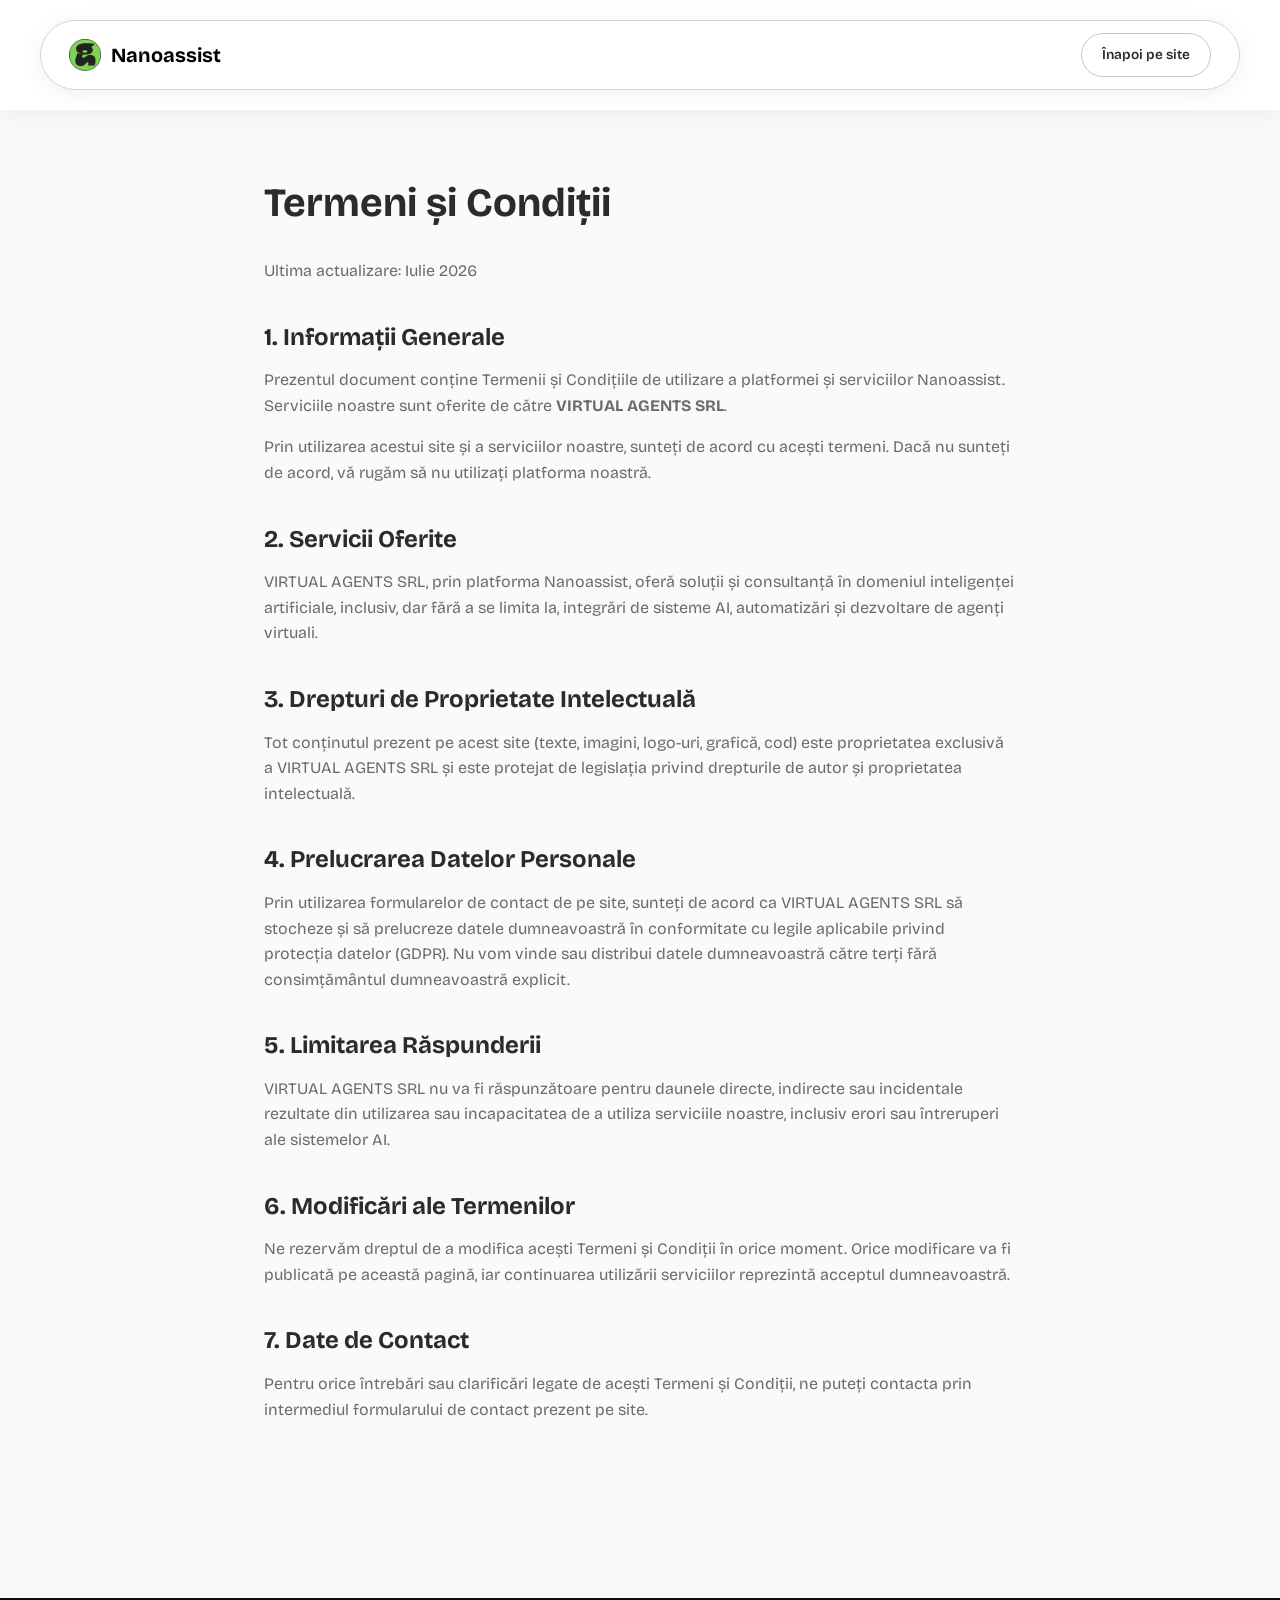
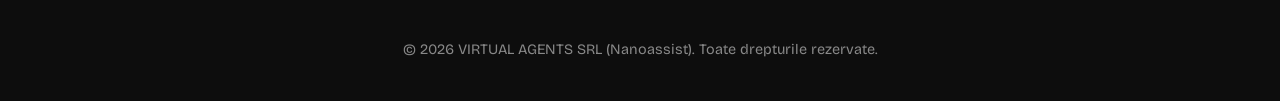
<file: termeni.html>
<!DOCTYPE html>
<html lang="ro">
<head>
    <meta charset="UTF-8">
    <meta name="viewport" content="width=device-width, initial-scale=1.0">
    <title>Termeni și Condiții | Nanoassist</title>
    
    <link rel="preconnect" href="https://fonts.googleapis.com">
    <link rel="preconnect" href="https://fonts.gstatic.com" crossorigin>
    <link href="https://fonts.googleapis.com/css2?family=Bricolage+Grotesque:opsz,wght@12..96,400;500;600;700;800&family=Inter:wght@400;500;600;700&family=Outfit:wght@700;800;900&display=swap" rel="stylesheet">
    
    <link rel="stylesheet" href="styles.css">
    
    <style>
        .legal-page {
            padding: 180px 24px 100px;
            max-width: 800px;
            margin: 0 auto;
            color: var(--color-text);
        }
        .legal-page h1 {
            font-size: 2.5rem;
            margin-bottom: 2rem;
            color: var(--color-heading);
        }
        .legal-page h2 {
            font-size: 1.5rem;
            margin-top: 2.5rem;
            margin-bottom: 1rem;
            color: var(--color-heading);
        }
        .legal-page p {
            margin-bottom: 1rem;
            line-height: 1.6;
            color: var(--color-text-secondary);
        }
    </style>
</head>
<body>
    <header class="header header--scrolled" id="header" style="background: rgba(255, 255, 255, 0.95); box-shadow: 0 4px 24px rgba(0,0,0,0.06); position: fixed; top: 0; width: 100%; padding: 20px 0;">
        <div class="header__pill" style="margin: 0 auto; max-width: 1200px; padding: 12px 28px;">
            <a href="index.html" class="header__logo" id="logo" style="text-decoration: none;">
                <img src="assets/images/logo2.png" alt="Nanoassist Logo" class="header-logo-img" style="height: 32px;">
                <span class="logo-text" style="color: #000;">Nanoassist</span>
            </a>
            <div class="header__actions">
                <a href="index.html" class="header__cta header__cta--secondary" style="text-decoration: none;">Înapoi pe site</a>
            </div>
        </div>
    </header>

    <main class="legal-page">
        <h1>Termeni și Condiții</h1>
        <p>Ultima actualizare: Iulie 2026</p>

        <h2>1. Informații Generale</h2>
        <p>Prezentul document conține Termenii și Condițiile de utilizare a platformei și serviciilor Nanoassist. Serviciile noastre sunt oferite de către <strong>VIRTUAL AGENTS SRL</strong>.</p>
        <p>Prin utilizarea acestui site și a serviciilor noastre, sunteți de acord cu acești termeni. Dacă nu sunteți de acord, vă rugăm să nu utilizați platforma noastră.</p>

        <h2>2. Servicii Oferite</h2>
        <p>VIRTUAL AGENTS SRL, prin platforma Nanoassist, oferă soluții și consultanță în domeniul inteligenței artificiale, inclusiv, dar fără a se limita la, integrări de sisteme AI, automatizări și dezvoltare de agenți virtuali.</p>

        <h2>3. Drepturi de Proprietate Intelectuală</h2>
        <p>Tot conținutul prezent pe acest site (texte, imagini, logo-uri, grafică, cod) este proprietatea exclusivă a VIRTUAL AGENTS SRL și este protejat de legislația privind drepturile de autor și proprietatea intelectuală.</p>

        <h2>4. Prelucrarea Datelor Personale</h2>
        <p>Prin utilizarea formularelor de contact de pe site, sunteți de acord ca VIRTUAL AGENTS SRL să stocheze și să prelucreze datele dumneavoastră în conformitate cu legile aplicabile privind protecția datelor (GDPR). Nu vom vinde sau distribui datele dumneavoastră către terți fără consimțământul dumneavoastră explicit.</p>

        <h2>5. Limitarea Răspunderii</h2>
        <p>VIRTUAL AGENTS SRL nu va fi răspunzătoare pentru daunele directe, indirecte sau incidentale rezultate din utilizarea sau incapacitatea de a utiliza serviciile noastre, inclusiv erori sau întreruperi ale sistemelor AI.</p>

        <h2>6. Modificări ale Termenilor</h2>
        <p>Ne rezervăm dreptul de a modifica acești Termeni și Condiții în orice moment. Orice modificare va fi publicată pe această pagină, iar continuarea utilizării serviciilor reprezintă acceptul dumneavoastră.</p>

        <h2>7. Date de Contact</h2>
        <p>Pentru orice întrebări sau clarificări legate de acești Termeni și Condiții, ne puteți contacta prin intermediul formularului de contact prezent pe site.</p>
    </main>

    <!-- Footer simplu -->
    <footer style="background: #0d0d0d; color: #fff; padding: 40px 0; text-align: center; margin-top: 60px;">
        <p style="margin: 0; font-size: 0.9rem; color: #888;">© 2026 VIRTUAL AGENTS SRL (Nanoassist). Toate drepturile rezervate.</p>
    </footer>
</body>
</html>
</file>
<file: styles.css>
/* ============================================================
   NANOASSIST — AI CONSULTING WEBSITE
   Design System & Full Styles
   ============================================================ */

/* ===== CSS VARIABLES / TOKENS ===== */
:root {
    /* Main Colors */
    --color-text: #2b2b2b;
    --color-text-secondary: #6b6b6b;
    --color-text-light: #f1f5f9;
    --color-black: #000;
    --color-white: #fff;

    /* Brand */
    --color-primary: #d6fc52;
    --color-primary-dark: #bde038;
    --color-primary-light: #e4ff7a;
    --color-secondary: #ba75ff;
    --color-secondary-dark: #a050f0;

    /* Backgrounds */
    --color-bg: #fafafa;
    --color-bg-dark: #080808;
    --color-bg-card: #ffffff;
    --color-bg-light-blue: #f8f8fa;
    --color-bg-link-grey: #f1f1f1;
    --color-bg-grey: #d4d4d4;
    --color-dim-grey: #c5c5c5;
    --color-misty-rose: #ffdede;

    /* Gradients */
    --gradient-primary: linear-gradient(135deg, #d6fc52 0%, #ba75ff 100%);
    --gradient-hero: linear-gradient(180deg, #f8f8fa 0%, #fafafa 100%);
    --gradient-dark: linear-gradient(180deg, #080808 0%, #000000 100%);
    --gradient-card-featured: linear-gradient(135deg, #ba75ff 0%, #818cf8 100%);
    --gradient-accent: linear-gradient(135deg, #d6fc52 0%, #a8e650 100%);

    /* Typography */
    --font-heading: 'Bricolage Grotesque', sans-serif;
    --font-body: 'Bricolage Grotesque', sans-serif;
    --font-header: 'Inter', sans-serif;

    /* Spacing */
    --section-padding: 120px 0;
    --container-width: 1200px;
    --container-padding: 0 24px;

    /* Borders & Radius */
    --radius-sm: 8px;
    --radius-md: 12px;
    --radius-lg: 20px;
    --radius-xl: 28px;
    --radius-full: 9999px;

    /* Shadows */
    --shadow-sm: 0 1px 3px rgba(0, 0, 0, 0.05);
    --shadow-md: 0 4px 20px rgba(0, 0, 0, 0.08);
    --shadow-lg: 0 12px 40px rgba(0, 0, 0, 0.12);
    --shadow-xl: 0 20px 60px rgba(0, 0, 0, 0.15);
    --shadow-glow: 0 0 60px rgba(214, 252, 82, 0.3);

    /* Transitions */
    --transition-fast: 0.2s cubic-bezier(0.4, 0, 0.2, 1);
    --transition-base: 0.3s cubic-bezier(0.4, 0, 0.2, 1);
    --transition-smooth: 0.5s cubic-bezier(0.4, 0, 0.2, 1);
}

/* ===== RESET & BASE ===== */
*, *::before, *::after {
    margin: 0;
    padding: 0;
    box-sizing: border-box;
}

html {
    scroll-behavior: smooth;
    scroll-padding-top: 80px;
    overflow-x: hidden;
}

body {
    font-family: var(--font-body);
    color: var(--color-text);
    background: var(--color-bg);
    line-height: 1.6;
    -webkit-font-smoothing: antialiased;
    -moz-osx-font-smoothing: grayscale;
    overflow-x: hidden;
}

h1, h2, h3, h4, h5, h6 {
    font-family: var(--font-heading);
    font-weight: 700;
    line-height: 1.15;
}

a {
    text-decoration: none;
    color: inherit;
    transition: var(--transition-fast);
}

img {
    max-width: 100%;
    height: auto;
    display: block;
}

button {
    cursor: pointer;
    border: none;
    background: none;
    font-family: inherit;
}

ul {
    list-style: none;
}

/* ===== UTILITY CLASSES ===== */
.section-tag {
    display: inline-block;
    font-size: 0.8rem;
    font-weight: 600;
    text-transform: uppercase;
    letter-spacing: 2px;
    color: var(--color-secondary);
    margin-bottom: 16px;
}

.section-tag--light {
    color: var(--color-primary);
}

.section-title {
    font-family: var(--font-heading);
    font-size: var(--h2-size);
    font-weight: var(--heading-weight);
    color: var(--color-text);
    line-height: var(--heading-line-height);
    letter-spacing: var(--h2-letter-spacing);
    margin-bottom: 20px;
}

.section-title--light {
    color: var(--color-text-light);
}

.section-subtitle {
    font-size: var(--body-md);
    color: var(--color-text-secondary);
    max-width: 560px;
    line-height: 1.5em;
    font-weight: var(--body-weight);
}

/* ===== BUTTONS ===== */
.btn {
    display: inline-flex;
    align-items: center;
    gap: 8px;
    padding: 14px 28px;
    border-radius: var(--radius-full);
    font-weight: 600;
    font-size: 0.95rem;
    transition: var(--transition-base);
    position: relative;
    overflow: hidden;
}

.btn--primary {
    background: var(--color-text);
    color: #fff;
    box-shadow: var(--shadow-md);
}

.btn--primary:hover {
    background: #2d2d4e;
    transform: translateY(-2px);
    box-shadow: var(--shadow-lg);
}

.btn--primary svg {
    transition: var(--transition-fast);
}

.btn--primary:hover svg {
    transform: translateX(4px);
}

.btn--outline {
    background: transparent;
    color: var(--color-text);
    border: 2px solid #e2e8f0;
}

.btn--outline:hover {
    border-color: var(--color-text);
    transform: translateY(-2px);
}

.btn--full {
    width: 100%;
    justify-content: center;
}

/* Hero Audit button — same pill design as header but dark */
.btn--hero-audit {
    display: inline-flex;
    align-items: center;
    gap: 10px;
    background: #111;
    color: #fff;
    border: none;
    font-weight: 700;
    font-size: 1rem;
    padding: 10px 10px 10px 32px;
    border-radius: var(--radius-full);
    box-shadow: 0 4px 24px rgba(0, 0, 0, 0.25);
    transition: var(--transition-base);
    text-decoration: none;
}

.btn--hero-audit:hover {
    transform: translateY(-2px);
    box-shadow: 0 8px 32px rgba(0, 0, 0, 0.35);
    background: #000;
}

.audit-btn__circle--dark {
    background: #fff;
    color: #111;
    width: 44px;
    height: 44px;
}

.btn--hero-audit:hover .audit-btn__circle--dark {
    background: #d6fc52;
    color: #0a1a00;
}


/* ===================================================================
   HEADER
   =================================================================== */
.header {
    position: fixed;
    top: 16px;
    left: 0;
    z-index: 99;
    width: 100%;
    padding: 0;
    background-color: transparent;
    transition: var(--transition-smooth);
}

.header__pill {
    display: flex;
    align-items: center;
    justify-content: space-between;
    padding: 8px 12px 8px 16px;
    max-width: var(--container-width);
    margin: 0 auto;
    background: rgba(255, 255, 255, 0.4);
    backdrop-filter: blur(16px);
    -webkit-backdrop-filter: blur(16px);
    border-radius: var(--radius-full);
    border: 1px solid var(--color-dim-grey);
    box-shadow:
        0 2px 16px rgba(0, 0, 0, 0.04);
    transition: var(--transition-smooth);
}

.header--scrolled .header__pill {
    background: rgba(255, 255, 255, 0.65);
    border-color: var(--color-bg-grey);
    box-shadow:
        0 4px 24px rgba(0, 0, 0, 0.06);
}

.header__container {
    display: contents;
}

/* Lock header to Bricolage Grotesque */
.header,
.header * {
    font-family: 'Bricolage Grotesque', sans-serif !important;
}

.header__logo {
    display: flex;
    align-items: center;
    gap: 10px;
    z-index: 10;
}

.header-logo-img {
    height: 43px;
    width: auto;
    object-fit: contain;
}

.logo-text {
    font-family: 'Bricolage Grotesque', sans-serif !important;
    font-weight: 700;
    font-size: 1.25rem;
    color: var(--color-text);
}

.header__nav {
    display: flex;
    gap: 32px;
}

.nav-link {
    font-size: 0.9rem;
    font-weight: 600;
    color: #111;
    position: relative;
}

.nav-link::after {
    content: '';
    position: absolute;
    bottom: -4px;
    left: 0;
    width: 0;
    height: 2px;
    background: var(--gradient-primary);
    border-radius: 2px;
    transition: var(--transition-base);
}

.nav-link:hover {
    color: var(--color-text);
}

.nav-link:hover::after {
    width: 100%;
}

/* Dropdown Menu */
.nav-item-dropdown {
    position: relative;
    display: flex;
    align-items: center;
}

.dropdown-menu {
    position: absolute;
    top: 100%;
    left: 50%;
    transform: translateX(-50%) translateY(10px);
    background: #fff;
    border: 1px solid var(--color-dim-grey);
    border-radius: var(--radius-md);
    box-shadow: var(--shadow-md);
    padding: 8px;
    display: flex;
    flex-direction: column;
    min-width: 220px;
    opacity: 0;
    visibility: hidden;
    transition: var(--transition-fast);
    z-index: 100;
}

.nav-item-dropdown:hover .dropdown-menu {
    opacity: 1;
    visibility: visible;
    transform: translateX(-50%) translateY(15px);
}

.nav-item-dropdown:hover .nav-link svg {
    transform: rotate(180deg);
}

/* Invisible bridge so hover doesn't break */
.nav-item-dropdown::after {
    content: '';
    position: absolute;
    top: 100%;
    left: 0;
    width: 100%;
    height: 25px;
}

.dropdown-menu a {
    padding: 10px 16px;
    font-size: 0.85rem;
    font-weight: 500;
    color: var(--color-text-secondary);
    border-radius: var(--radius-sm);
    transition: var(--transition-fast);
    font-family: 'Bricolage Grotesque', sans-serif;
}

.dropdown-menu a:hover {
    background: var(--color-bg-light-blue);
    color: var(--color-text);
}

.header__actions {
    display: flex;
    align-items: center;
    gap: 8px;
}

.header__cta {
    display: inline-flex;
    align-items: center;
    gap: 6px;
    padding: 10px 20px;
    border-radius: var(--radius-full);
    font-weight: 600;
    font-size: 0.85rem;
    transition: var(--transition-base);
    white-space: nowrap;
}

.header__cta svg {
    transition: var(--transition-fast);
}

.header__cta:hover svg {
    transform: translate(2px, -2px);
}

/* Dashboard - secondary/subtle style */
.header__cta--secondary {
    background: transparent;
    color: var(--color-text);
    border: 1.5px solid var(--color-dim-grey);
}

.header__cta--secondary:hover {
    border-color: var(--color-text);
    transform: translateY(-1px);
}

/* Vreau Audit AI - gradient + circle */
.header__cta--audit {
    background: linear-gradient(135deg, #a8e050 0%, #d6fc52 60%, #b8f540 100%);
    color: #0a1a00;
    border: none;
    font-weight: 700;
    padding: 5px 5px 5px 20px;
    gap: 10px;
    box-shadow: 0 2px 16px rgba(168, 224, 80, 0.4);
}

.audit-btn__circle {
    display: inline-flex;
    align-items: center;
    justify-content: center;
    width: 30px;
    height: 30px;
    background: #fff;
    border-radius: 50%;
    color: #0a1a00;
    flex-shrink: 0;
    transition: var(--transition-base);
}

.header__cta--audit:hover {
    transform: translateY(-1px);
    box-shadow: 0 6px 24px rgba(168, 224, 80, 0.55);
    filter: brightness(1.05);
}

.header__cta--audit:hover .audit-btn__circle {
    background: #0a1a00;
    color: #d6fc52;
}

.header__hamburger {
    display: none;
    flex-direction: column;
    gap: 5px;
    z-index: 10;
}

.header__hamburger span {
    width: 24px;
    height: 2px;
    background: var(--color-text);
    border-radius: 2px;
    transition: var(--transition-base);
}

.header__hamburger.active span:nth-child(1) {
    transform: rotate(45deg) translate(5px, 5px);
}

.header__hamburger.active span:nth-child(2) {
    opacity: 0;
}

.header__hamburger.active span:nth-child(3) {
    transform: rotate(-45deg) translate(5px, -5px);
}

/* Mobile Nav */
.mobile-nav {
    position: fixed;
    top: 0;
    left: 0;
    right: 0;
    bottom: 0;
    background: rgba(255, 255, 255, 0.98);
    backdrop-filter: blur(20px);
    z-index: 999;
    display: flex;
    flex-direction: column;
    align-items: center;
    justify-content: center;
    gap: 24px;
    opacity: 0;
    pointer-events: none;
    transition: var(--transition-smooth);
}

.mobile-nav.active {
    opacity: 1;
    pointer-events: all;
}

.mobile-nav__link {
    font-family: var(--font-heading);
    font-size: 1.5rem;
    font-weight: 600;
    color: var(--color-text);
    transition: var(--transition-fast);
}

.mobile-nav__link:hover {
    color: var(--color-primary);
}

.mobile-nav__cta {
    margin-top: 16px;
    padding: 14px 32px;
    background: var(--color-text);
    color: #fff;
    border-radius: var(--radius-full);
    font-weight: 600;
}


/* ===================================================================
   HERO SECTION
   =================================================================== */
.hero {
    position: relative;
    min-height: 100vh;
    display: flex;
    flex-direction: column;
    align-items: center;
    justify-content: flex-start;
    padding: 110px 24px 0;
    background: var(--gradient-hero);
}

.hero__bg {
    position: absolute;
    inset: 0;
    pointer-events: none;
}

.hero__shape {
    position: absolute;
    border-radius: 50%;
    filter: blur(80px);
    opacity: 0.4;
}

.hero__shape--1 {
    width: 500px;
    height: 500px;
    background: radial-gradient(circle, #38bdf8 0%, transparent 70%);
    top: -100px;
    right: -100px;
    animation: float 8s ease-in-out infinite;
}

.hero__shape--2 {
    width: 400px;
    height: 400px;
    background: radial-gradient(circle, #818cf8 0%, transparent 70%);
    bottom: 20%;
    left: -100px;
    animation: float 10s ease-in-out infinite reverse;
}

.hero__shape--3 {
    width: 300px;
    height: 300px;
    background: radial-gradient(circle, #c8f542 0%, transparent 70%);
    top: 40%;
    right: 10%;
    animation: float 12s ease-in-out infinite;
}

@keyframes float {
    0%, 100% { transform: translateY(0) scale(1); }
    50% { transform: translateY(-30px) scale(1.05); }
}

.hero__particles {
    position: absolute;
    inset: 0;
}

.particle {
    position: absolute;
    width: 4px;
    height: 4px;
    background: var(--color-primary);
    border-radius: 50%;
    opacity: 0.3;
    animation: particleFloat 6s ease-in-out infinite;
}

@keyframes particleFloat {
    0%, 100% { transform: translateY(0) translateX(0); opacity: 0.3; }
    50% { transform: translateY(-40px) translateX(20px); opacity: 0.7; }
}

.hero__container {
    text-align: center;
    position: relative;
    z-index: 2;
    max-width: 820px;
}

.hero__badge {
    display: inline-flex;
    align-items: center;
    gap: 8px;
    padding: 8px 20px;
    background: rgba(14, 165, 233, 0.08);
    border: 1px solid rgba(14, 165, 233, 0.15);
    border-radius: var(--radius-full);
    margin-bottom: 32px;
    font-size: 0.85rem;
    font-weight: 500;
    color: var(--color-primary-dark);
    animation: fadeInDown 0.8s ease-out;
}

.badge-dot {
    width: 8px;
    height: 8px;
    background: var(--color-primary);
    border-radius: 50%;
    animation: pulse 2s ease-in-out infinite;
}

@keyframes pulse {
    0%, 100% { opacity: 1; transform: scale(1); }
    50% { opacity: 0.5; transform: scale(1.3); }
}

@keyframes fadeInDown {
    from { opacity: 0; transform: translateY(-20px); }
    to { opacity: 1; transform: translateY(0); }
}

.hero__title {
    font-size: clamp(2.8rem, 6vw, 4.8rem);
    font-weight: 900;
    letter-spacing: -0.03em;
    margin-bottom: 24px;
    animation: fadeInUp 0.8s ease-out 0.2s both;
}

.hero__title-ai {
    display: inline-flex;
    align-items: center;
    vertical-align: middle;
}

.ai-icon {
    display: inline-flex;
    align-items: center;
    justify-content: center;
    padding: 6px 16px;
    background: var(--color-text);
    color: #fff;
    border-radius: var(--radius-md);
    font-size: 0.55em;
    font-weight: 800;
    margin: 0 4px;
    position: relative;
    top: -2px;
    box-shadow: 0 4px 20px rgba(26, 26, 46, 0.3);
}

.hero__subtitle {
    font-size: 1.15rem;
    color: var(--color-text-secondary);
    max-width: 580px;
    margin: 0 auto 40px;
    line-height: 1.7;
    animation: fadeInUp 0.8s ease-out 0.4s both;
}

@keyframes fadeInUp {
    from { opacity: 0; transform: translateY(20px); }
    to { opacity: 1; transform: translateY(0); }
}

.hero__actions {
    display: flex;
    gap: 16px;
    justify-content: center;
    flex-wrap: wrap;
    margin-bottom: 40px;
    animation: fadeInUp 0.8s ease-out 0.6s both;
}

.hero__trust {
    display: flex;
    gap: 32px;
    justify-content: center;
    flex-wrap: wrap;
    animation: fadeInUp 0.8s ease-out 0.8s both;
}

.trust-item {
    display: flex;
    align-items: center;
    gap: 6px;
    font-size: 0.85rem;
    color: var(--color-text-secondary);
    font-weight: 500;
}

.trust-icon {
    font-size: 1rem;
}

/* Dashboard Preview */
.hero__dashboard-preview {
    position: relative;
    margin-top: 20px;
    max-width: 1100px;
    width: 100%;
    animation: fadeInUp 1s ease-out 1s both;
}

.dashboard-glow {
    position: absolute;
    top: 50%;
    left: 50%;
    transform: translate(-50%, -50%);
    width: 80%;
    height: 80%;
    background: radial-gradient(circle, rgba(14, 165, 233, 0.2) 0%, transparent 70%);
    filter: blur(40px);
    z-index: 0;
}

.dashboard-img {
    position: relative;
    z-index: 1;
    width: 100%;
    aspect-ratio: 16 / 9;
    object-fit: cover;
    border-radius: var(--radius-xl);
    box-shadow: var(--shadow-glow);
    border: 3px solid var(--color-primary);
}


/* ===================================================================
   CLIENTS SECTION
   =================================================================== */
.clients {
    padding: 60px 0;
    background: var(--color-bg);
    border-top: 1px solid rgba(0, 0, 0, 0.04);
}

.clients__container {
    max-width: var(--container-width);
    margin: 0 auto;
    padding: var(--container-padding);
}

.clients__label {
    text-align: center;
    font-size: 0.85rem;
    font-weight: 500;
    color: var(--color-text-secondary);
    margin-bottom: 32px;
    text-transform: uppercase;
    letter-spacing: 2px;
}

.clients__track-wrapper {
    overflow: hidden;
    mask-image: linear-gradient(to right, transparent 0%, black 10%, black 90%, transparent 100%);
    -webkit-mask-image: linear-gradient(to right, transparent 0%, black 10%, black 90%, transparent 100%);
}

.clients__track {
    display: flex;
    gap: 60px;
    animation: scrollTrack 25s linear infinite;
    width: max-content;
}

@keyframes scrollTrack {
    0% { transform: translateX(0); }
    100% { transform: translateX(-50%); }
}

.client-logo {
    font-family: var(--font-heading);
    font-size: 1.3rem;
    font-weight: 700;
    color: #c4c9d2;
    white-space: nowrap;
    user-select: none;
    transition: var(--transition-base);
    letter-spacing: -0.01em;
}

.client-logo:hover {
    color: var(--color-text-secondary);
}


/* ===================================================================
   STATS SECTION
   =================================================================== */
.stats {
    padding: 30px 0 120px 0;
    background: var(--color-bg);
}

.stats__container {
    max-width: var(--container-width);
    margin: 0 auto;
    padding: var(--container-padding);
}

.stats__header {
    text-align: center;
    margin-bottom: 32px;
}

.stats__grid {
    display: grid;
    grid-template-columns: 1fr 1fr 1fr;
    grid-template-rows: auto auto;
    gap: 20px;
}

.stat-card {
    padding: 36px 30px;
    border-radius: var(--radius-lg);
    position: relative;
    overflow: hidden;
    transition: var(--transition-base);
}

.stat-card:hover {
    transform: translateY(-4px);
}

.stat-card__icon {
    width: 48px;
    height: 48px;
    display: flex;
    align-items: center;
    justify-content: center;
    background: rgba(255, 255, 255, 0.2);
    border-radius: var(--radius-md);
    margin-bottom: 20px;
    color: #fff;
}

.stat-card__label {
    display: block;
    font-size: 0.85rem;
    font-weight: 500;
    margin-bottom: 8px;
    opacity: 0.7;
}

.stat-card__number {
    font-family: var(--font-heading);
    font-size: 3.5rem;
    font-weight: 900;
    line-height: 1;
    display: inline;
}

.stat-card__suffix {
    font-family: var(--font-heading);
    font-size: 2rem;
    font-weight: 700;
    display: inline;
}

.stat-card__desc {
    margin-top: 12px;
    font-size: 0.9rem;
    line-height: 1.5;
    opacity: 0.8;
}

/* Featured card - gradient blue */
.stat-card--featured {
    background: var(--gradient-card-featured);
    color: #fff;
    grid-row: span 2;
}

.stat-card--featured .stat-card__number {
    font-size: 5rem;
}

/* Light card */
.stat-card--light {
    background: var(--color-bg-card);
    border: 1px solid #e8ecf1;
    color: var(--color-text);
}

.stat-card--light .stat-card__label {
    color: var(--color-text-secondary);
}

.stat-card__avatars {
    display: flex;
    gap: -4px;
    margin: 16px 0 12px;
}

.avatar {
    width: 32px;
    height: 32px;
    border-radius: 50%;
    display: flex;
    align-items: center;
    justify-content: center;
    color: #fff;
    font-size: 0.7rem;
    font-weight: 700;
    border: 2px solid #fff;
    margin-left: -6px;
}

.avatar:first-child {
    margin-left: 0;
}

.stat-card__quote {
    font-size: 0.85rem;
    color: var(--color-text-secondary);
    font-style: italic;
    line-height: 1.5;
    margin-top: 12px;
}

/* Accent card - lime green */
.stat-card--accent {
    background: var(--gradient-accent);
    color: var(--color-text);
}

/* Dark card */
.stat-card--dark {
    background: var(--color-bg-dark);
    color: #fff;
}


/* ===================================================================
   DASHBOARD DEMO SECTION
   =================================================================== */
.demo {
    padding: var(--section-padding);
    background: linear-gradient(180deg, var(--color-bg) 0%, #f0f4f8 100%);
}

.demo__container {
    max-width: 1400px;
    margin: 0 auto;
    padding: var(--container-padding);
    display: grid;
    grid-template-columns: 1fr 2fr;
    gap: 60px;
    align-items: center;
}

.demo__text .section-title {
    font-size: 3.5rem;
    line-height: 1.1;
    margin-bottom: 24px;
}

.demo__description {
    font-size: 1.5rem;
    font-weight: 500;
    color: var(--color-text-secondary);
    line-height: 1.6;
    margin-bottom: 32px;
}

.demo__features {
    display: flex;
    flex-direction: column;
    gap: 16px;
    margin-bottom: 40px;
}

.demo__features li {
    display: flex;
    align-items: center;
    gap: 12px;
    font-size: 1.15rem;
    font-weight: 500;
    color: var(--color-text);
}

.demo__text .btn {
    font-size: 1.05rem;
    padding: 16px 32px;
}

.demo__features li svg {
    color: var(--color-primary);
    flex-shrink: 0;
}

/* MacBook Mockup */
.macbook {
    position: relative;
    width: 100%;
    max-width: 800px;
    margin: 0 auto;
    perspective: 1000px;
}

.macbook__screen {
    position: relative;
    background: #000;
    border-radius: 20px 20px 0 0;
    padding: 3% 3% 4%;
    box-shadow: inset 0 0 0 2px #222, 0 10px 30px rgba(0,0,0,0.5);
    z-index: 2;
}

.macbook__camera {
    position: absolute;
    top: 1.5%;
    left: 50%;
    transform: translateX(-50%);
    width: 6px;
    height: 6px;
    background: #333;
    border-radius: 50%;
}

.macbook__base {
    position: relative;
    width: 115%;
    left: -7.5%;
    height: 14px;
    background: linear-gradient(to bottom, #e2e4f0, #a0a0a0);
    border-radius: 0 0 16px 16px;
    z-index: 1;
    box-shadow: inset 0 1px 1px rgba(255,255,255,0.8), 0 20px 40px rgba(0,0,0,0.5);
}

.macbook__base::before {
    content: '';
    position: absolute;
    top: 0;
    left: 0;
    width: 100%;
    height: 3px;
    background: #ffffff;
    border-radius: 2px 2px 0 0;
}

.macbook__base-notch {
    position: absolute;
    top: 0;
    left: 50%;
    transform: translateX(-50%);
    width: 15%;
    height: 5px;
    background: #b0b0b0;
    border-radius: 0 0 4px 4px;
    box-shadow: inset 0 1px 2px rgba(0,0,0,0.2);
}

.demo__screen {
    background: #111;
    border-radius: 4px;
    overflow: hidden;
    position: relative;
    border: 1px solid rgba(255, 255, 255, 0.1);
}

.screen-dots {
    display: flex;
    gap: 6px;
    padding: 8px 14px;
    background: #1a1a1a;
    border-bottom: 1px solid #333;
}

.screen-dots span {
    width: 10px;
    height: 10px;
    border-radius: 50%;
    background: #e2e6eb;
}

.screen-dots span:first-child { background: #ff5f57; }
.screen-dots span:nth-child(2) { background: #febc2e; }
.screen-dots span:nth-child(3) { background: #27c93f; }

.demo__screen img {
    width: 100%;
    display: block;
}


/* ===================================================================
   SERVICES SECTION
   =================================================================== */
.services {
    padding: 60px 0 120px 0;
    background: var(--color-bg);
}

.services__container {
    max-width: var(--container-width);
    margin: 0 auto;
    padding: var(--container-padding);
}

.services__header {
    text-align: center;
    margin-bottom: 64px;
}

.services__header .section-subtitle {
    margin: 0 auto;
}

.services__grid {
    display: grid;
    grid-template-columns: repeat(2, 1fr);
    gap: 24px;
}

.service-card {
    padding: 36px 30px;
    background: var(--color-bg-card);
    border: 1px solid #edf0f4;
    border-radius: var(--radius-lg);
    transition: var(--transition-base);
    position: relative;
    overflow: hidden;
}

.service-card::before {
    content: '';
    position: absolute;
    top: 0;
    left: 0;
    right: 0;
    height: 3px;
    background: var(--gradient-primary);
    transform: scaleX(0);
    transform-origin: left;
    transition: var(--transition-smooth);
}

.service-card:hover {
    transform: translateY(-6px);
    box-shadow: var(--shadow-lg);
    border-color: transparent;
}

.service-card:hover::before {
    transform: scaleX(1);
}

.service-card__icon {
    width: 56px;
    height: 56px;
    display: flex;
    align-items: center;
    justify-content: center;
    background: linear-gradient(135deg, #e0f2fe 0%, #ede9fe 100%);
    border-radius: var(--radius-md);
    margin-bottom: 24px;
    color: var(--color-primary);
    transition: var(--transition-base);
}

.service-card:hover .service-card__icon {
    background: var(--gradient-primary);
    color: #fff;
}

.service-card__title {
    font-size: 1.2rem;
    font-weight: 700;
    margin-bottom: 12px;
}

.service-card__desc {
    font-size: 0.9rem;
    color: var(--color-text-secondary);
    line-height: 1.6;
    margin-bottom: 20px;
}

.service-card__link {
    font-size: 0.85rem;
    font-weight: 600;
    color: var(--color-primary);
    transition: var(--transition-fast);
}

.service-card__link:hover {
    color: var(--color-primary-dark);
    gap: 4px;
}


/* ===================================================================
   TESTIMONIALS / VIDEO MARQUEE
   =================================================================== */
.testimonials {
    padding: 40px 0 0 0;
    background: linear-gradient(180deg, #f0f4f8 0%, var(--color-bg) 100%);
    overflow: hidden;
}

.testimonials__container {
    max-width: var(--container-width);
    margin: 0 auto;
    padding: var(--container-padding);
}

.testimonials__header {
    text-align: center;
    margin-bottom: 48px;
}

/* Marquee wrapper — constrained */
.video-marquee__wrapper {
    position: relative;
    max-width: var(--container-width);
    margin: 0 auto;
    padding: 0 var(--container-padding);
    padding-bottom: 60px;
    overflow: hidden;
    border-radius: var(--radius-xl);
}

/* Soft edge fades */
.video-marquee__wrapper::before,
.video-marquee__wrapper::after {
    content: '';
    position: absolute;
    top: 0;
    bottom: 0;
    width: 75px;
    z-index: 2;
    pointer-events: none;
}
.video-marquee__wrapper::before {
    left: 0;
    background: linear-gradient(to right, #f0f4f8, transparent);
}
.video-marquee__wrapper::after {
    right: 0;
    background: linear-gradient(to left, #f0f4f8, transparent);
}

@keyframes marqueeScroll {
    0%   { transform: translateX(0); }
    100% { transform: translateX(-50%); }
}

.video-marquee__track {
    display: flex;
    gap: 20px;
    width: max-content;
    animation: marqueeScroll 28s linear infinite;
}

.video-marquee__track:hover {
    animation-play-state: paused;
}

/* Individual video card */
.video-card {
    position: relative;
    width: 280px;
    aspect-ratio: 9 / 16;
    border-radius: var(--radius-lg);
    overflow: hidden;
    flex-shrink: 0;
    cursor: pointer;
    box-shadow: var(--shadow-md);
    transition: transform 0.3s ease, box-shadow 0.3s ease;
}

.video-card:hover {
    transform: translateY(-6px) scale(1.02);
    box-shadow: var(--shadow-xl);
}

.video-card__video {
    width: 100%;
    height: 100%;
    object-fit: cover;
    display: block;
}

/* Dark gradient overlay */
.video-card__overlay {
    position: absolute;
    inset: 0;
    background: linear-gradient(
        to bottom,
        rgba(0,0,0,0.05) 0%,
        rgba(0,0,0,0.15) 40%,
        rgba(0,0,0,0.65) 100%
    );
    display: flex;
    flex-direction: column;
    align-items: center;
    justify-content: center;
    transition: background 0.3s ease;
}

.video-card:hover .video-card__overlay {
    background: linear-gradient(
        to bottom,
        rgba(0,0,0,0.1) 0%,
        rgba(0,0,0,0.25) 40%,
        rgba(0,0,0,0.75) 100%
    );
}

/* Play button */
.video-card__play {
    width: 56px;
    height: 56px;
    border-radius: 50%;
    background: rgba(255,255,255,0.95);
    border: none;
    display: flex;
    align-items: center;
    justify-content: center;
    color: #111;
    cursor: pointer;
    transition: transform 0.2s ease, background 0.2s ease;
    box-shadow: 0 4px 20px rgba(0,0,0,0.3);
    margin-bottom: auto;
    margin-top: auto;
}

.video-card:hover .video-card__play {
    transform: scale(1.12);
    background: var(--color-primary);
}

/* Author meta at bottom */
.video-card__meta {
    position: absolute;
    bottom: 0;
    left: 0;
    right: 0;
    padding: 20px 18px;
    display: flex;
    flex-direction: column;
    gap: 2px;
}

.video-card__name {
    font-size: 0.9rem;
    font-weight: 700;
    color: #fff;
}

.video-card__role {
    font-size: 0.75rem;
    color: rgba(255,255,255,0.7);
}



/* ===================================================================
   FAQ SECTION
   =================================================================== */
.faq {
    padding: 120px 24px;
    background: transparent;
}

.faq__container {
    max-width: 1920px;
    width: calc(100% - 32px);
    margin: 0 auto;
    padding: 80px 60px;
    background: 
        radial-gradient(circle at top right, rgba(214, 252, 82, 0.25) 0%, transparent 40%),
        radial-gradient(circle at bottom left, rgba(214, 252, 82, 0.25) 0%, transparent 40%),
        var(--gradient-dark);
    box-shadow: 
        15px -15px 50px -10px rgba(214, 252, 82, 0.15),
        -15px 15px 50px -10px rgba(214, 252, 82, 0.15);
    border-radius: 40px;
    display: grid;
    grid-template-columns: 1fr 1.4fr;
    gap: 60px;
    align-items: start;
}

.faq__content {
    width: 100%;
}

.faq__list {
    display: flex;
    flex-direction: column;
    gap: 12px;
    margin-top: 40px;
    min-height: 500px; /* Reserve space so opening an item doesn't enlarge the whole black card */
}

.faq-item {
    background: #0f0f0f;
    border: 1px solid rgba(255, 255, 255, 0.05);
    border-radius: 16px;
    box-shadow: inset 0 1px 0 rgba(214, 252, 82, 0.05), inset 0 0 20px rgba(214, 252, 82, 0.02);
    overflow: hidden;
    transition: var(--transition-base);
}

.faq-item:hover {
    border-color: rgba(214, 252, 82, 0.15);
    box-shadow: inset 0 1px 0 rgba(214, 252, 82, 0.1), inset 0 0 20px rgba(214, 252, 82, 0.05);
}

.faq-item__question {
    width: 100%;
    display: flex;
    align-items: center;
    justify-content: space-between;
    padding: 20px 24px;
    color: var(--color-text-light);
    font-size: 0.95rem;
    font-weight: 500;
    text-align: left;
    transition: var(--transition-fast);
}

.faq-item__question:hover {
    color: var(--color-accent);
}

.faq-chevron {
    transition: var(--transition-base);
    flex-shrink: 0;
    color: #d6fc52; /* neon green */
}

.faq-item.active .faq-chevron {
    transform: rotate(180deg);
}

.faq-item__answer {
    max-height: 0;
    overflow: hidden;
    transition: max-height 0.4s cubic-bezier(0.4, 0, 0.2, 1);
}

.faq-item.active .faq-item__answer {
    max-height: 300px;
}

.faq-item__answer p {
    padding: 0 24px 20px;
    font-size: 0.9rem;
    color: rgba(241, 245, 249, 0.6);
    line-height: 1.7;
}

.faq__visual {
    display: flex;
    align-items: flex-end;
    justify-content: flex-start;
    align-self: end;
    margin-bottom: -80px;
    margin-left: -60px;
}

.faq__visual img {
    width: 100%;
    max-height: 800px;
    object-fit: contain;
    transform: scale(1.17);
    transform-origin: bottom left;
    position: relative;
    z-index: 2;
}


/* ===================================================================
   CONTACT SECTION
   =================================================================== */
.contact {
    padding: var(--section-padding);
    background: #fff;
}

.contact__container {
    max-width: 1000px;
    margin: 0 auto;
    padding: var(--container-padding);
    display: grid;
    grid-template-columns: 1fr 1.2fr;
    gap: 80px;
    align-items: start;
}

.contact__heading {
    font-size: clamp(2.5rem, 5vw, 3.5rem);
    color: #111;
    line-height: 1.1;
    font-weight: 500;
    letter-spacing: -0.03em;
}

.contact__heading em {
    font-style: italic;
    color: #444;
    font-family: serif;
}

.contact__form {
    display: flex;
    flex-direction: column;
    gap: 16px;
    background: transparent;
    border: none;
    padding: 0;
    box-shadow: none;
}

.form-group label {
    display: none;
}

.form-group input,
.form-group textarea {
    width: 100%;
    padding: 20px 24px;
    background: #1a1a1a;
    border: 1px solid #1a1a1a;
    border-radius: 8px;
    font-family: var(--font-body);
    font-size: 1rem;
    color: #fff;
    transition: var(--transition-fast);
    outline: none;
}

.form-group input:focus,
.form-group textarea:focus {
    border-color: #333;
    background: #222;
    box-shadow: none;
}

.form-group input::placeholder,
.form-group textarea::placeholder {
    color: #fff;
}

.form-group textarea {
    resize: vertical;
    min-height: 140px;
}

.form-group--checkbox label {
    display: flex !important;
    align-items: center;
    gap: 10px;
    cursor: pointer;
}

.form-group--checkbox input[type="checkbox"] {
    width: 18px;
    height: 18px;
    accent-color: #a8e050;
    cursor: pointer;
    flex-shrink: 0;
}

.checkbox-text {
    font-size: 0.85rem;
    color: #888;
}

.checkbox-text a {
    color: #a8e050;
    text-decoration: underline;
}

.contact__submit-wrapper {
    display: flex;
    justify-content: flex-end;
    margin-top: 10px;
}

.btn--glow-pill {
    display: inline-flex;
    align-items: center;
    gap: 12px;
    padding: 6px 6px 6px 28px;
    background: linear-gradient(135deg, #a8e050 0%, #d6fc52 60%, #b8f540 100%);
    border: none;
    border-radius: 999px;
    color: #0a1a00;
    font-size: 1rem;
    font-weight: 700;
    cursor: pointer;
    position: relative;
    overflow: hidden;
    transition: all 0.3s ease;
    box-shadow: 0 2px 16px rgba(168, 224, 80, 0.4);
}

.btn--glow-pill .audit-btn__circle {
    width: 36px;
    height: 36px;
}

.btn--glow-pill:hover {
    box-shadow: 0 6px 24px rgba(168, 224, 80, 0.55);
    transform: translateY(-1px);
    filter: brightness(1.05);
}

.btn--glow-pill:hover .audit-btn__circle {
    background: #0a1a00;
    color: #d6fc52;
}


/* ===================================================================
   FOOTER
   =================================================================== */
.footer {
    background: var(--color-bg-dark);
    color: var(--color-text-light);
    padding: 80px 0 0;
    position: relative;
    overflow: hidden;
    border-radius: 40px 40px 0 0;
}

.footer__massive-text {
    font-family: 'Outfit', sans-serif;
    font-size: 21vw;
    font-weight: 700;
    line-height: 0.75;
    text-align: center;
    color: #e2e4f0;
    letter-spacing: -0.04em;
    width: 100%;
    margin-top: 20px;
    user-select: none;
    pointer-events: none;
    white-space: nowrap;
}

.footer__container {
    max-width: var(--container-width);
    margin: 0 auto;
    padding: var(--container-padding);
}

.footer__top {
    display: grid;
    grid-template-columns: 1.3fr 2fr;
    gap: 80px;
    padding-bottom: 0;
}

.footer__brand .header__logo {
    margin-bottom: 16px;
}

.footer__brand .logo-text {
    color: #fff;
}

.footer__tagline {
    font-size: 0.9rem;
    color: rgba(241, 245, 249, 0.5);
    line-height: 1.6;
}

.footer__links {
    display: grid;
    grid-template-columns: repeat(3, 1fr);
    gap: 40px;
}

.footer__col h4 {
    font-size: 0.85rem;
    font-weight: 600;
    text-transform: uppercase;
    letter-spacing: 1px;
    margin-bottom: 20px;
    color: rgba(241, 245, 249, 0.9);
}

.footer__col a {
    display: block;
    font-size: 0.9rem;
    color: rgba(241, 245, 249, 0.45);
    margin-bottom: 12px;
    transition: var(--transition-fast);
}

.footer__col a:hover {
    color: var(--color-accent);
    transform: translateX(4px);
}

.footer__bottom {
    display: flex;
    align-items: center;
    justify-content: space-between;
    padding: 16px 0 50px; /* sus 16px, jos 50px - le împinge mai sus */
}

.footer__bottom p {
    font-size: 0.85rem;
    color: rgba(241, 245, 249, 0.35);
}

.footer__social {
    display: flex;
    gap: 16px;
}

.footer__social a {
    width: 40px;
    height: 40px;
    display: flex;
    align-items: center;
    justify-content: center;
    border-radius: 50%;
    background: rgba(255, 255, 255, 0.06);
    color: rgba(241, 245, 249, 0.5);
    transition: var(--transition-base);
}

.footer__social a:hover {
    background: var(--color-primary);
    color: #fff;
    transform: translateY(-2px);
}


/* ===================================================================
   SCROLL REVEAL ANIMATIONS
   =================================================================== */
.reveal {
    opacity: 0;
    transform: translateY(40px);
    transition: opacity 0.8s cubic-bezier(0.4, 0, 0.2, 1), transform 0.8s cubic-bezier(0.4, 0, 0.2, 1);
}

.reveal.visible {
    opacity: 1;
    transform: translateY(0);
}

.reveal-delay-1 { transition-delay: 0.1s; }
.reveal-delay-2 { transition-delay: 0.2s; }
.reveal-delay-3 { transition-delay: 0.3s; }
.reveal-delay-4 { transition-delay: 0.4s; }
.reveal-delay-5 { transition-delay: 0.5s; }


/* ===================================================================
   RESPONSIVE
   =================================================================== */
@media (max-width: 1024px) {
    :root {
        --section-padding: 80px 0;
        --h1-size: 3.2rem;
        --h2-size: 2.2rem;
        --h3-size: 1.8rem;
        --h4-size: 1.5rem;
    }

    .stats__grid {
        grid-template-columns: 1fr 1fr;
    }

    .stat-card--featured {
        grid-row: span 1;
        grid-column: span 2;
    }

    .services__grid {
        grid-template-columns: repeat(2, 1fr);
    }

    .demo__container {
        grid-template-columns: 1fr;
        gap: 40px;
    }

    .faq__container {
        grid-template-columns: 1fr;
        padding: 40px 24px;
        border-radius: 24px;
    }

    .faq__visual {
        display: none;
    }

    .contact__container {
        grid-template-columns: 1fr;
        gap: 40px;
    }

    .footer__top {
        grid-template-columns: 1fr;
        gap: 40px;
    }
}

@media (max-width: 768px) {
    .header__nav {
        display: none;
    }

    .header__actions {
        display: none;
    }

    .header__hamburger {
        display: flex;
    }

    .hero {
        padding-top: 120px;
    }

    .hero__title {
        font-size: clamp(2.2rem, 8vw, 3.2rem);
    }

    .stats__grid {
        grid-template-columns: 1fr;
    }

    .stat-card--featured {
        grid-column: span 1;
    }

    .services__grid {
        grid-template-columns: 1fr;
    }

    .testimonials__grid {
        grid-template-columns: 1fr;
    }

    .form-row {
        grid-template-columns: 1fr;
    }

    .footer__links {
        grid-template-columns: 1fr 1fr;
    }

    .footer__bottom {
        flex-direction: column;
        gap: 16px;
        text-align: center;
    }
}

@media (max-width: 480px) {
    .hero__trust {
        flex-direction: column;
        align-items: center;
        gap: 12px;
    }

    .contact__form {
        padding: 24px;
    }

    .footer__links {
        grid-template-columns: 1fr;
    }
}
</file>
